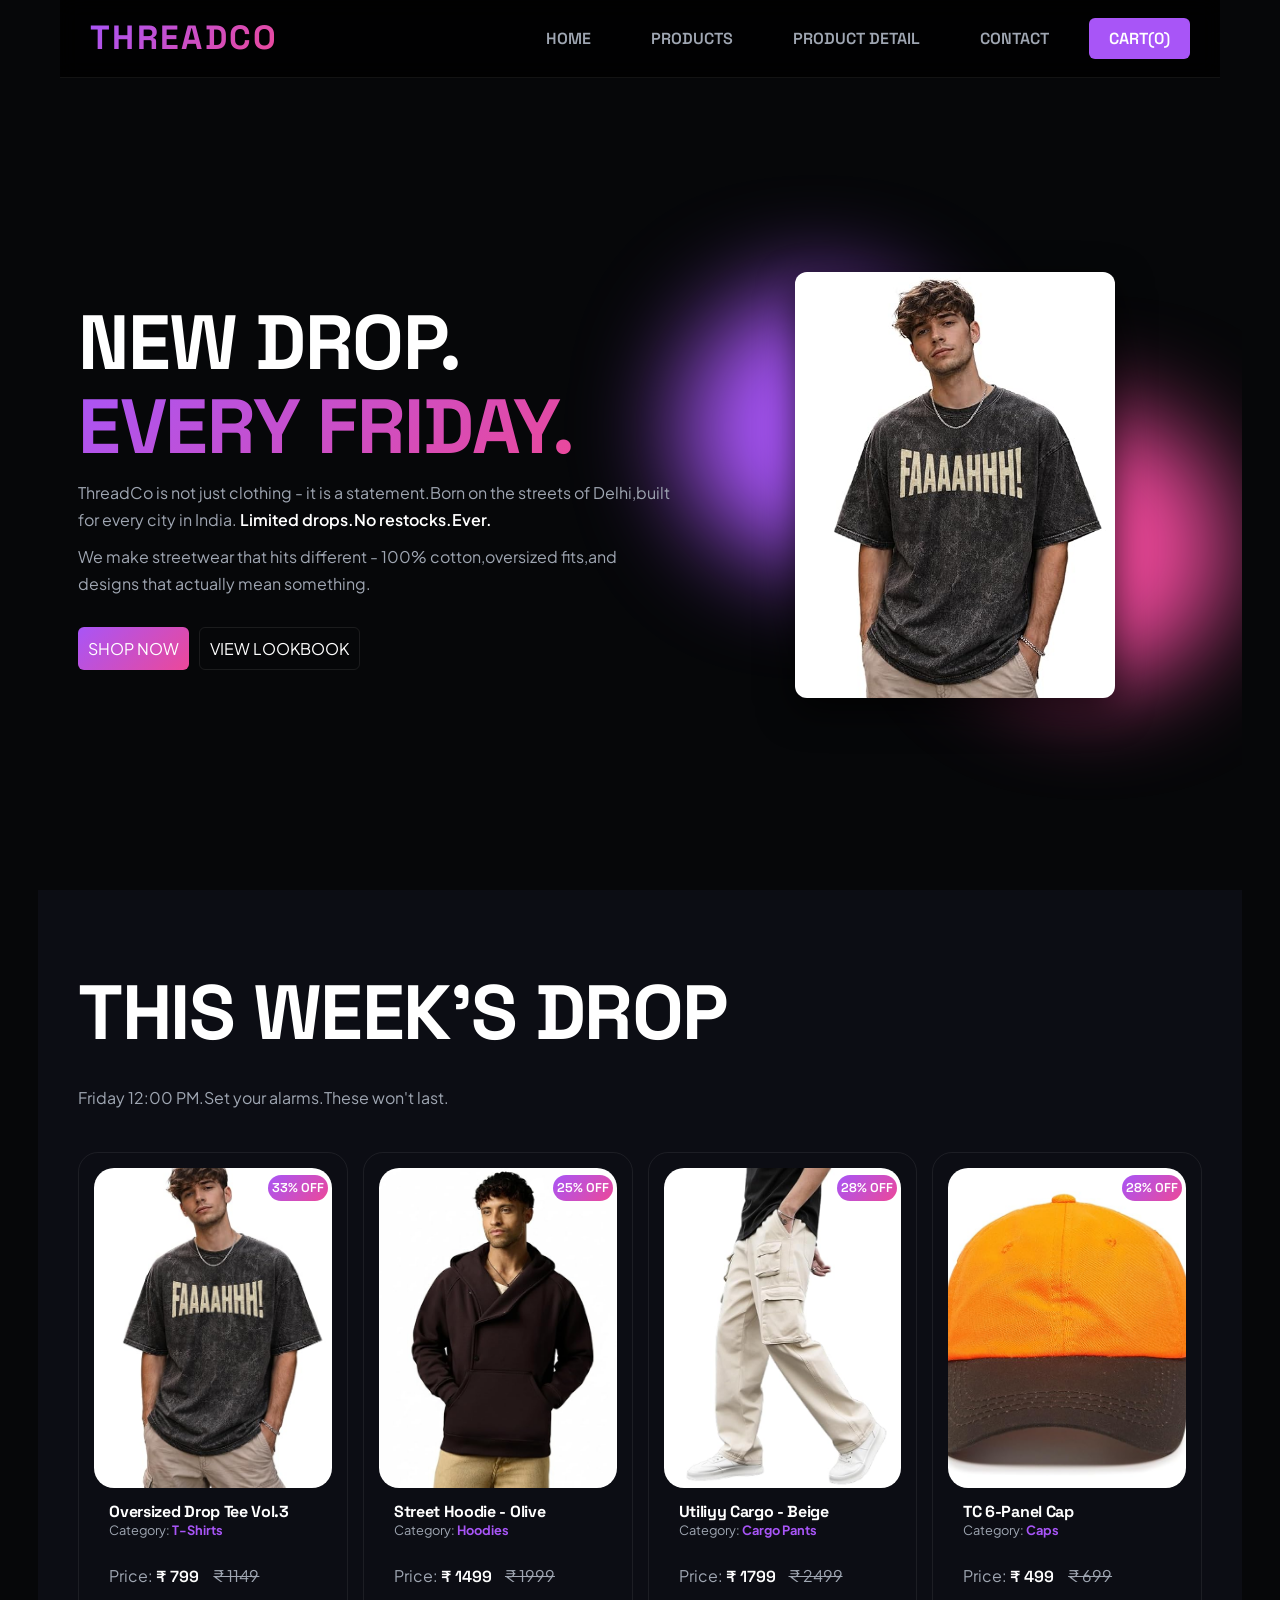
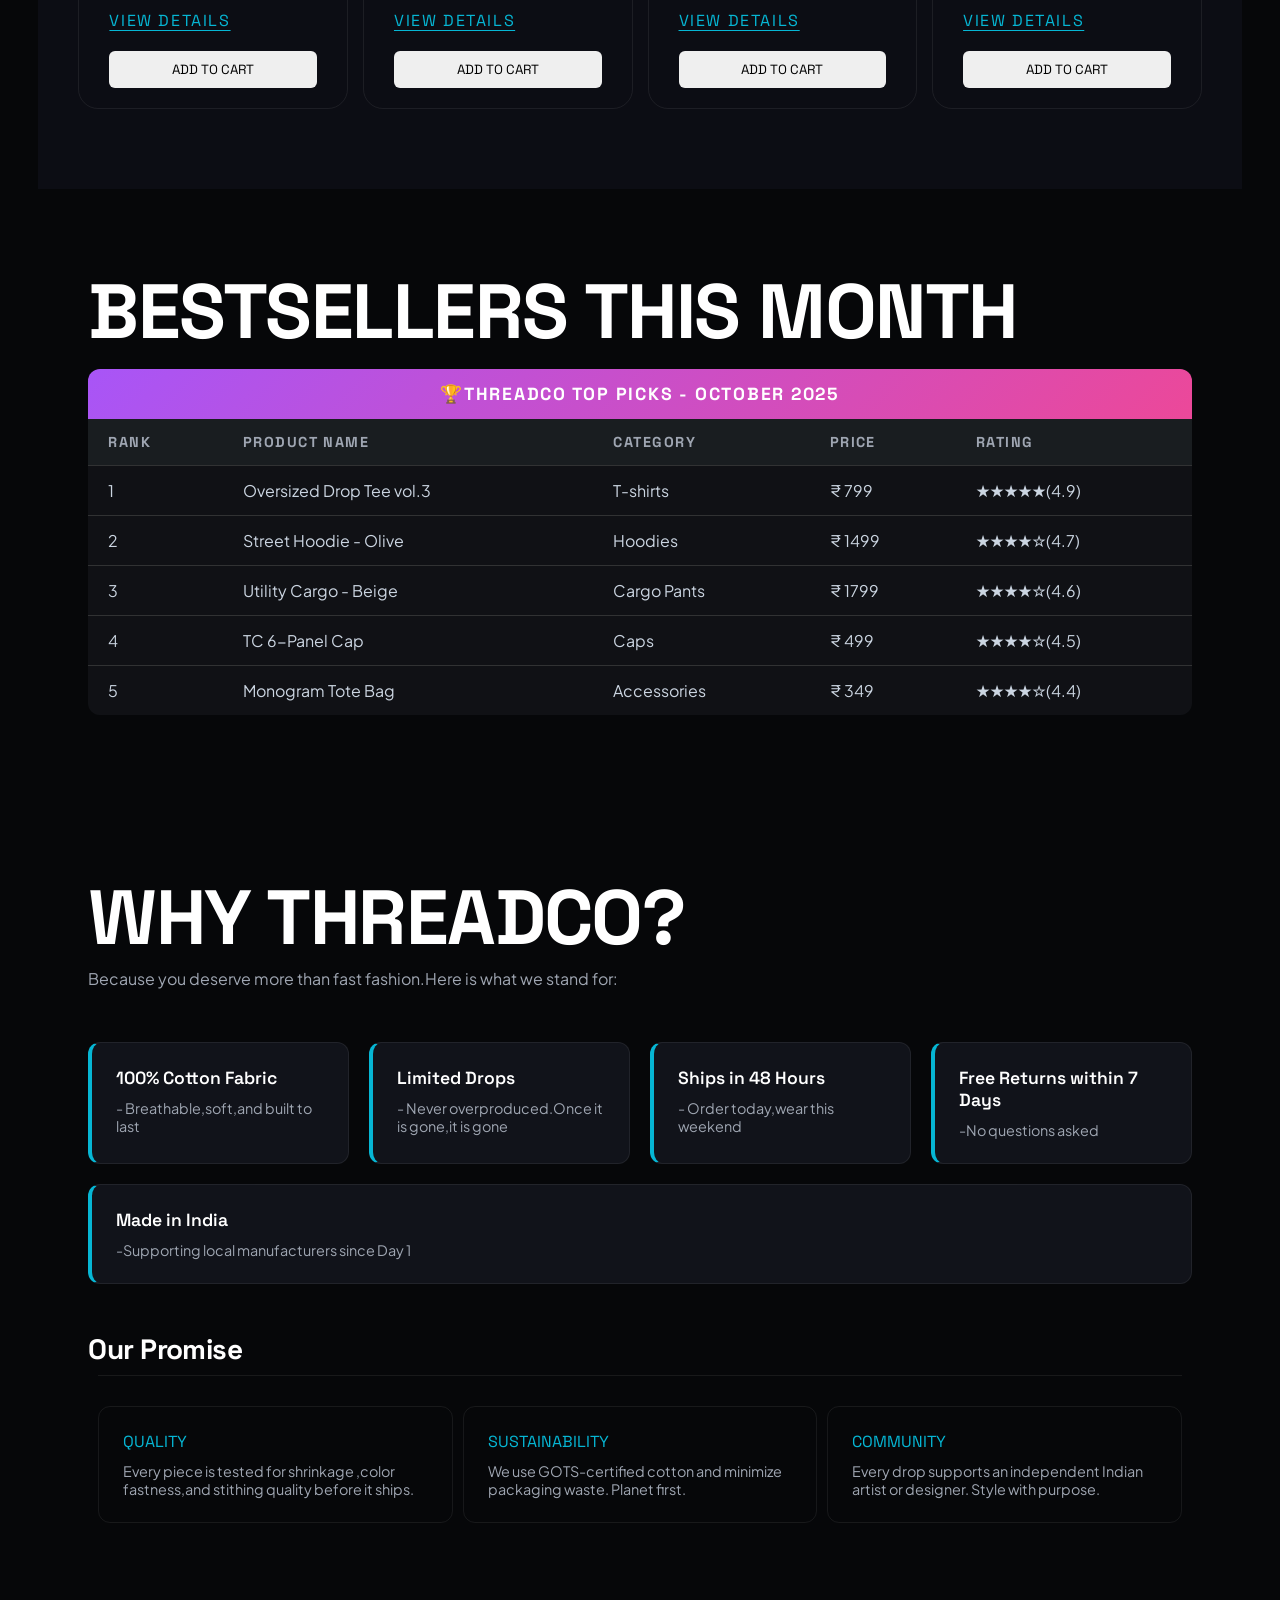
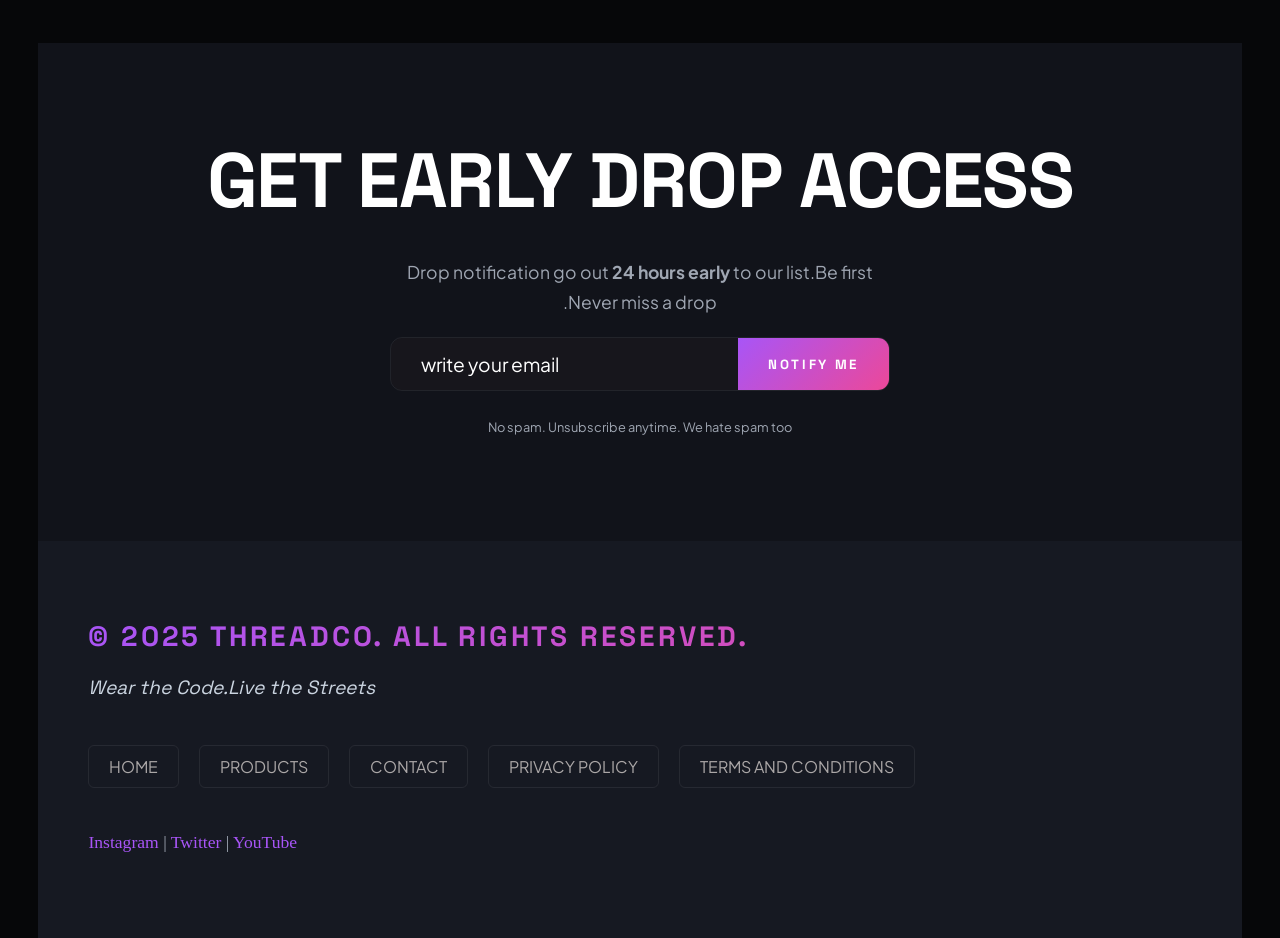
<file: index.html>
<!DOCTYPE html>
<html lang="en">

<head>
    <meta charset="UTF-8">
    <meta name="viewport" content="width=device-width, initial-scale=1.0">
    <title>ThreadCo - Wear the Code. Live the street.</title>



    <link rel="stylesheet" href="style.css">
</head>

<body>
    <header>
        <h1>ThreadCo</h1>

        <!-- <em>Wear the Code.Live the Street</em> -->

        <nav>
            <ul>
                <li><a href="index.html">Home</a></li>
                <li><a href="products.html">Products</a></li>
                <li><a href="productdetail.html">Product Detail</a></li>
                <li><a href="contact.html">Contact</a></li>
                <li><a href="#">Cart(0)</a></li>
            </ul>
        </nav>

    </header>

    <main>
        <section id="hero">
            <div class="left-hero">

                <h2>New Drop. <br> <span id="gradient-text"> Every Friday.</span> </h2>

                <p>ThreadCo is not just clothing - it is a statement.Born on the streets of Delhi,built for every city
                    in
                    India. <strong>Limited drops.No restocks.Ever.</strong>
                </p>
                <p>We make streetwear that hits different - 100%
                    cotton,oversized fits,and designs that actually mean something.
                </p>

                <div id="cta">
                    <a href="" class="btn1">Shop Now</a>
                    <!-- &nbsp;&nbsp;&nbsp;&nbsp; -->
                    <a href="" class="btn2">View Lookbook</a>
                </div>

            </div>
            <div class="right-hero">

                <!-- for colorful circle around the image  -->
                <div class="glow orb1"></div>
                <div class="glow orb2"></div>

                <div class="right-hero-image">
                    <img src="images/product 1.jpg" alt="">
                </div>
            </div>
        </section>

        <section id="week-drop">
            <h2>This Week's Drop</h2>

            <p>Friday 12:00 PM.Set your alarms.These won't last.</p>


            <div class="cards">

                <article>
                    <figure>
                        <img src="images/product 1.jpg" alt="">
                        <figcaption>Oversized Drop Tee Vol.3</figcaption>
                    </figure>

                    <h3>Oversized Drop Tee Vol.3</h3>

                    <p>Category: <span> T-Shirts </span></p>
                    <p>Price: <strong> &#8377; 799 </strong> <s>&#8377; 1149</s></p>
                    <p><mark>33% OFF</mark></p>


                    <a href="">View Details</a>
                    <button>Add to cart</button>
                </article>

                <article>
                    <figure>
                        <img src="images/product 2.jpg" alt="">
                        <figcaption>Street Hoodie - Olive</figcaption>
                    </figure>

                    <h3>Street Hoodie - Olive</h3>

                    <p>Category: <span> Hoodies </span></p>
                    <p>Price: <strong> &#8377; 1499</strong> <s>&#8377; 1999</s></p>
                    <p><mark>25% OFF</mark></p>


                    <a href="">View Details</a>
                    <button>Add to cart</button>

                </article>

                <article>
                    <figure>
                        <img src="images/product 3.jpg" alt="">
                        <figcaption>Utiliyy Cargo - Beige</figcaption>
                    </figure>

                    <h3>Utiliyy Cargo - Beige</h3>

                    <p>Category: <span> Cargo Pants</span></p>
                    <p>Price: <strong> &#8377; 1799</strong> <s>&#8377; 2499</s></p>
                    <p><mark>28% OFF</mark></p>


                    <a href="">View Details</a>
                    <button>Add to cart</button>

                </article>


                <article>
                    <figure>
                        <img src="images/product 4.jpg" alt="">
                        <figcaption>TC 6-Panel Cap</figcaption>
                    </figure>

                    <h3>TC 6-Panel Cap</h3>
                    <p>Category: <span>Caps</span></p>
                    <p>Price: <strong> &#8377; 499 </strong> <s> &#8377; 699</s></p>
                    <p><mark>28% OFF</mark></p>


                    <a href="">View Details</a>
                    <button>Add to cart</button>

                </article>

            </div>




        </section>


        <section class="best-seller" id="best-seller-month">
            <h2>Bestsellers This Month</h2>

            <div class="table-scroll">
                <table>
                    <tr>
                        <th colspan="5">&#127942;ThreadCo Top Picks - October 2025</th>

                    </tr>
                    <tr>
                        <th>Rank</th>
                        <th>Product Name</th>
                        <th>Category</th>
                        <th>Price</th>
                        <th>Rating</th>
                    </tr>
                    <tr>
                        <td>1</td>
                        <td>Oversized Drop Tee vol.3</td>
                        <td>T-shirts</td>
                        <td>&#8377; 799</td>
                        <td>&#9733;&#9733;&#9733;&#9733;&#9733;(4.9)</td>
                    </tr>
                    <tr>
                        <td>2</td>
                        <td>Street Hoodie - Olive</td>
                        <td>Hoodies</td>
                        <td>&#8377; 1499</td>
                        <td>&#9733;&#9733;&#9733;&#9733;&#9734;(4.7)</td>
                    </tr>
                    <tr>
                        <td>3</td>
                        <td>Utility Cargo - Beige</td>
                        <td>Cargo Pants</td>
                        <td>&#8377; 1799</td>
                        <td>&#9733;&#9733;&#9733;&#9733;&#9734;(4.6)</td>
                    </tr>
                    <tr>
                        <td>4</td>
                        <td>TC 6-Panel Cap</td>
                        <td>Caps</td>
                        <td>&#8377; 499</td>
                        <td>&#9733;&#9733;&#9733;&#9733;&#9734;(4.5)</td>
                    </tr>
                    <tr>
                        <td>5</td>
                        <td>Monogram Tote Bag</td>
                        <td>Accessories</td>
                        <td>&#8377; 349</td>
                        <td>&#9733;&#9733;&#9733;&#9733;&#9734;(4.4)</td>
                    </tr>
                </table>
            </div>


        </section>

        <section id="why-threadco">
            <h2>Why ThreadCo?</h2>
            <p>Because you deserve more than fast fashion.Here is what we stand for:</p>
            <ul>
                <li><strong>100% Cotton Fabric</strong>- Breathable,soft,and built to last</li>
                <li><strong>Limited Drops</strong>- Never overproduced.Once it is gone,it is gone</li>
                <li><strong>Ships in 48 Hours</strong>- Order today,wear this weekend</li>
                <li><strong>Free Returns within 7 Days</strong> -No questions asked</li>
                <li><strong>Made in India </strong> -Supporting local manufacturers since Day 1</li>
            </ul>

            <h3>Our Promise</h3>
            <dl>

                <section>
                    <dt>Quality</dt>
                    <dd>Every piece is tested for shrinkage ,color fastness,and stithing quality before it ships.</dd>
                </section>

                <section>
                    <dt>Sustainability</dt>
                    <dd>We use GOTS-certified cotton and minimize packaging waste. Planet first.
                    </dd>
                </section>

                <section>
                    <dt>Community</dt>
                    <dd>Every drop supports an independent Indian artist or designer. Style with purpose.</dd>
                </section>
            </dl>




        </section>

        <section id="get-early">
            <h2>Get Early Drop Access</h2>

            <p>Drop notification go out <b>24 hours early</b> to our list.Be first .Never miss a drop</p>
            <form action="">
                <!-- <label for="email">Your Email: </label> -->
                <input type="email" id="email" placeholder="write your email">

                <button>Notify Me</button>
            </form>

            <p><small>No spam. Unsubscribe anytime. We hate spam too</small></p>

        </section>


    </main>


    <footer id="footer">

        <h3>&copy; 2025 ThreadCo. All rights reserved.</h3>
        <p><em>Wear the Code.Live the Streets</em></p>


        <nav>
            <ul>
                <li><a href="index.html">Home</a></li>
                <li><a href="products.html">Products</a></li>
                <li><a href="contact.html">Contact</a></li>
                <li><a href="">Privacy Policy</a></li>
                <li><a href="">Terms and conditions</a></li>
            </ul>
        </nav>



        <p>
            <a href="https://twitter.com" target="_blank">Instagram</a> |
            <a href="https://twitter.com" target="_blank">Twitter</a> |
            <a href="https://youtube.com" target="_blank">YouTube</a>
        </p>

    </footer>

</body>

</html>
</file>
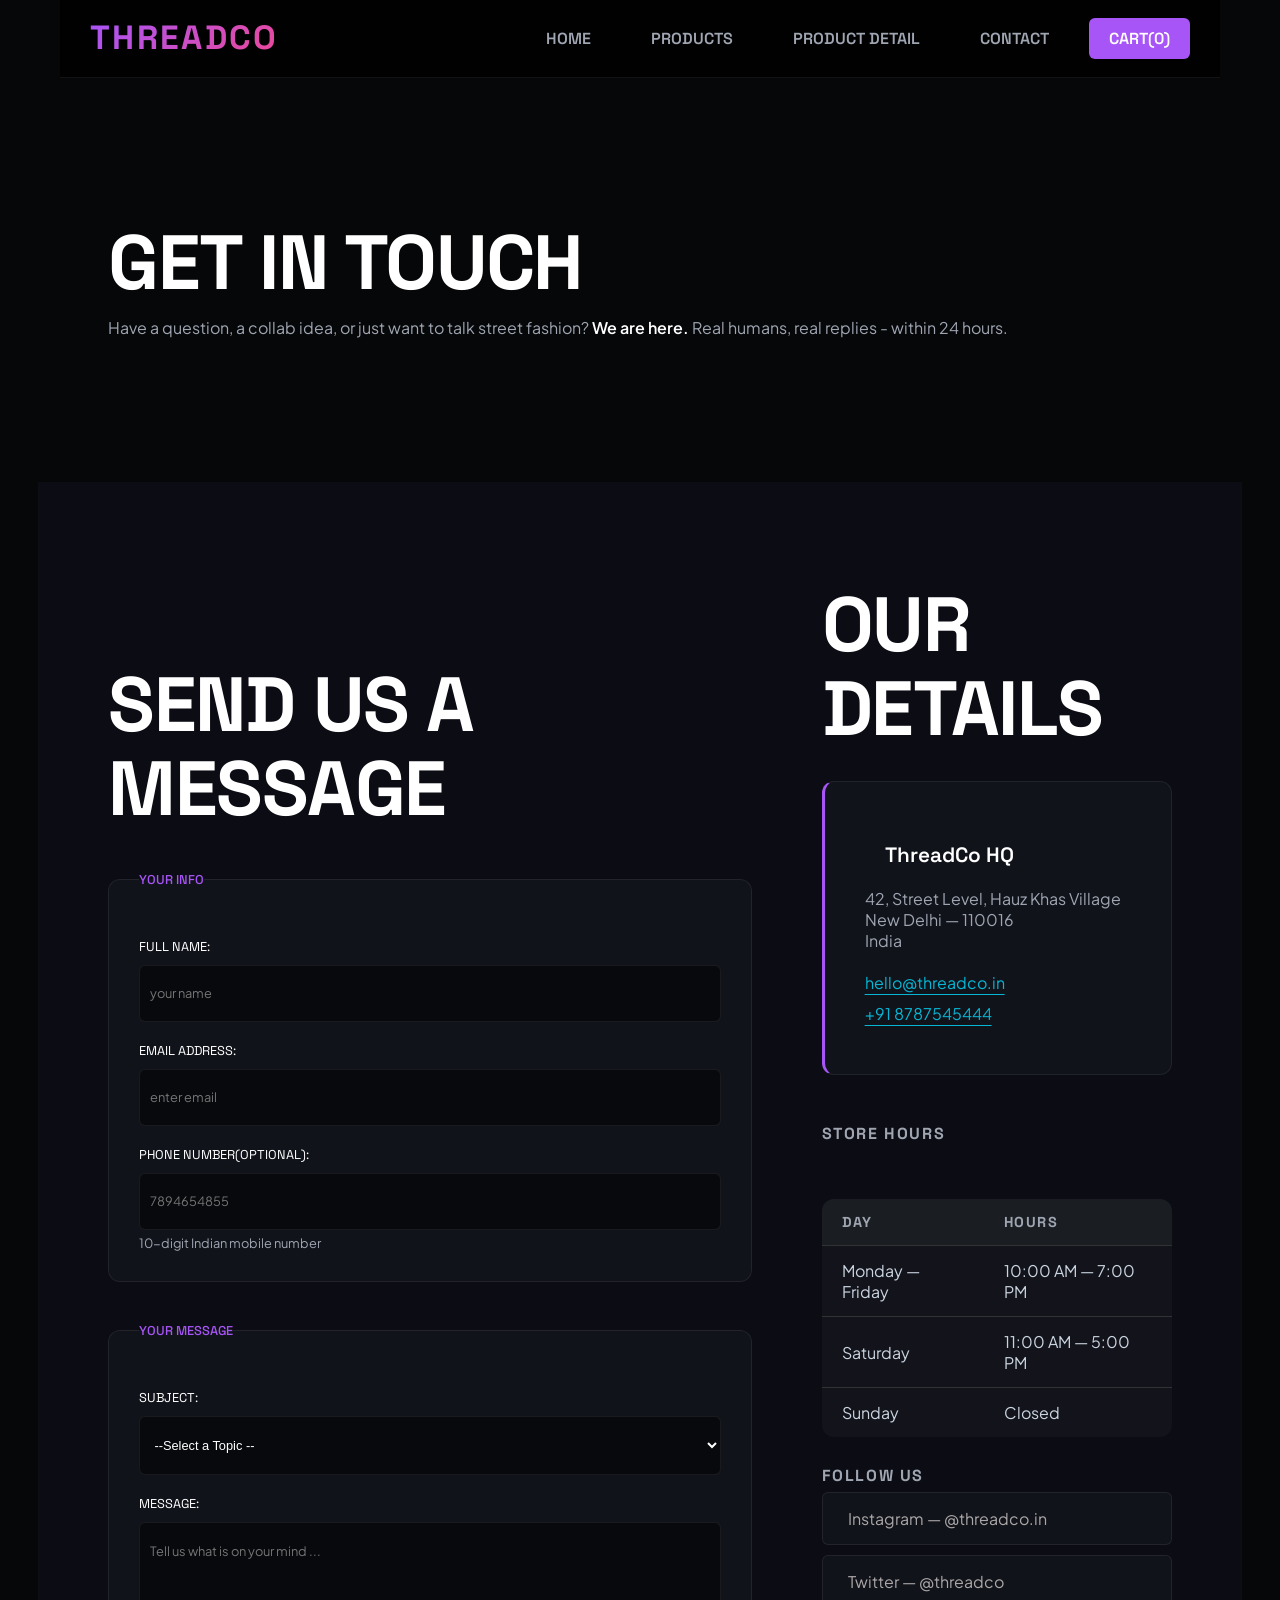
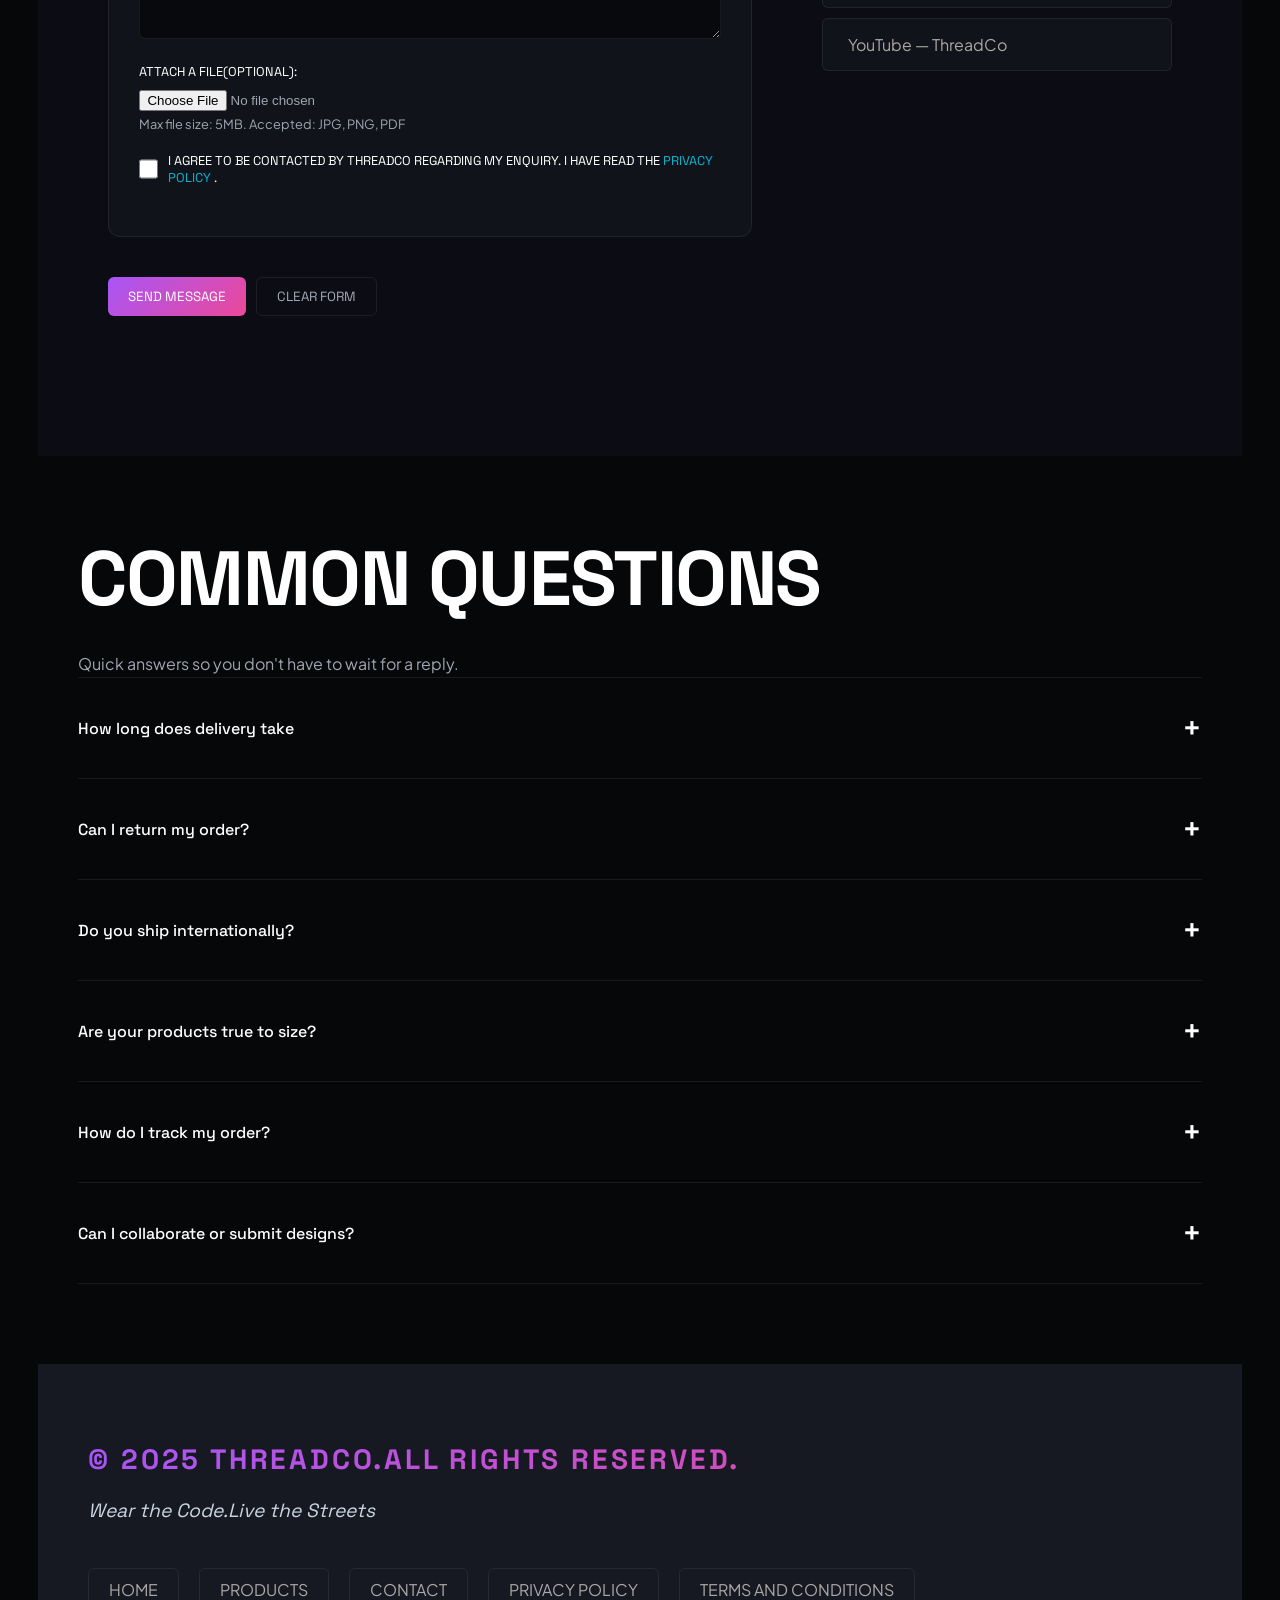
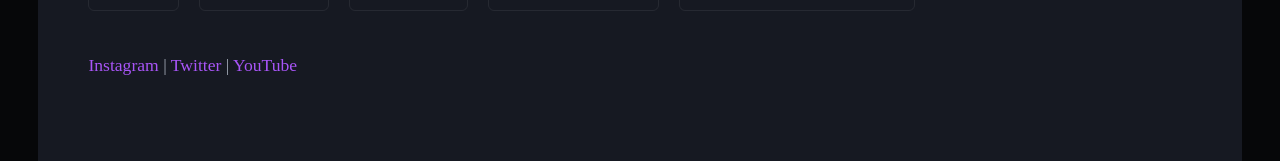
<file: contact.html>
<!DOCTYPE html>
<html lang="en">

<head>
    <meta charset="UTF-8">
    <meta name="viewport" content="width=device-width, initial-scale=1.0">
    <title>Contact - ThreadCo</title>

    <link rel="stylesheet" href="style.css">


</head>

<body>
    <header>
        <h1>ThreadCo</h1>

        <!-- <em>Wear the Code.Live the Street</em> -->

        <nav>
            <ul>
                <li><a href="index.html">Home</a></li>
                <li><a href="products.html">Products</a></li>
                <li><a href="productdetail.html">Product Detail</a></li>
                <li><a href="contact.html">Contact</a></li>
                <li><a href="">Cart(0)</a></li>
            </ul>
        </nav>

    </header>



    <main>

        <section class="get-in-touch">
            <h2>Get In Touch</h2>

            <p>Have a question, a collab idea, or just want to talk street fashion? <strong>We are here.</strong> Real
                humans, real replies - within 24 hours.
            </p>

        </section>

        <div class="details">
            <section class="send-us-message">
                <h2>Send Us a Message</h2>

                <form action="">
                    <fieldset>

                        <legend>Your Info</legend>


                        <label for="name">Full Name: </label>
                        <input type="text" id="name" placeholder="your name">


                        <label for="mail">Email Address: </label>
                        <input type="email" id="mail" placeholder="enter email">


                        <label for="num">Phone Number(optional): </label>
                        <input type="text" min="100" id="num" placeholder="7894654855">
                        <small>10-digit Indian mobile number</small>
                    </fieldset>
                </form>


                <form action="">

                    <fieldset>
                        <legend>Your Message</legend>

                        <label for="sub">Subject:</label>
                        <select name="subject" id="sub">
                            <option value="">--Select a Topic -- </option>
                            <option value="">Order Issue</option>
                            <option value="">Return/Refund</option>
                            <option value="">Collaboration/Partnership</option>
                            <option value="">General Quiry</option>
                            <option value="">Wholesale Enquiry</option>
                        </select>


                        <label for="mes">Message: </label>

                        <textarea name="message" id="mes" placeholder="Tell us what is on your mind ..." rows="5"
                            cols="55"></textarea>


                        <label for="file">Attach a File(optional): </label>
                        <input type="file" id="file" name="file">

                        <small>Max file size: 5MB. Accepted: JPG, PNG, PDF</small>

                        <div class="consent">
                            <input type="checkbox" id="policy">
                            <label for="policy"> I agree to be contacted by ThreadCo regarding my enquiry. I have read
                                the
                                <a href="">Privacy Policy </a>.
                            </label>
                        </div>

                    </fieldset>


                    <div class="contact-btns">
                        <button>Send Message</button>
                        <button type="reset">Clear Form</button>
                    </div>
                </form>

            </section>

            <section class="our-details">
                <h2>Our Details</h2>
                <address><strong>ThreadCo HQ</strong> <br>
                    42, Street Level, Hauz Khas Village <br>
                    New Delhi — 110016 <br>
                    India

                    <br><br>
                    <a href="mailto:hello@threadco.in">hello@threadco.in</a>
                    <br>
                    <a href="tel:+91 8787545444">+91 8787545444 </a>
                </address>

                <div>
                    <h3>Store Hours</h3>
                    <div class="table-scroll">
                        <table>
                        <tr>
                            <th>Day</th>
                            <th>Hours</th>
                        </tr>
                        <tr>
                            <td>Monday — Friday</td>
                            <td>10:00 AM — 7:00 PM</td>
                        </tr>
                        <tr>
                            <td>Saturday</td>
                            <td>11:00 AM — 5:00 PM</td>
                        </tr>
                        <tr>
                            <td>Sunday</td>
                            <td>Closed</td>
                        </tr>
                    </table>
                    </div>
                </div>

                <div>
                    <h3>Follow Us</h3>

                    <ul>
                        <li><a href="https://instagram.com" target="_blank"">Instagram — @threadco.in</a></li>
                        <li><a href=" https://youtube.com" target="_blank"">Twitter — @threadco</a></li>
                        <li><a href=" https://twitter.com">YouTube — ThreadCo</a></li>
                    </ul>
                </div>

            </section>
        </div>


        <section class="common-question">

            <h2>Common Questions</h2>

            <p>Quick answers so you don't have to wait for a reply.</p>

            <details>
                <summary>How long does delivery take</summary>
                <p>We ship within <strong>48 hours</strong> of order confirmation. Standard delivery takes <strong>3—5
                        business days </strong>across
                    India. Express delivery (1—2 days) is available at checkout for select pin codes.</p>

            </details>

            <details>
                <summary>Can I return my order?</summary>
                <p>Yes! We offer <strong>free returns within 7 days </strong>of delivery. The item must be unworn,
                    unwashed, and in its original packaging with all tags attached. Initiate your return from the Orders
                    section of your account</p>
            </details>

            <details>
                <summary>Do you ship internationally?</summary>
                <p>Not yet — but we’re working on it. International shipping is planned for early 2026. Sign up for our
                    newsletter to get notified first</p>
            </details>

            <details>
                <summary>Are your products true to size?</summary>
                <p>ThreadCo tees and hoodies are <strong> oversized by design</strong>. If you prefer a more fitted
                    look, we recommend sizing down. Check the <a href="productdetail.html#size">Size Guide</a> on any
                    product page for
                    exact measurements.</p>
            </details>

            <details>
                <summary>How do I track my order?</summary>
                <p>Once your order ships, you will receive a tracking link via SMS and email. You can also track your
                    order by entering your order ID on our <a href="">Order Tracking page</a>.</p>
            </details>

            <details>
                <summary>Can I collaborate or submit designs?</summary>
                <p>Absolutely. ThreadCo works with independent Indian artists on every drop. If you have a design
                    concept or want to collab, reach out via the form above and select <strong>“Collaboration /
                        Partnership” </strong> as the subject. We read every single message.

                </p>
            </details>

        </section>


    </main>


    <footer id="footer">

        <h3>&copy; 2025 ThreadCo.All rights reserved.</h3>
        <p><em>Wear the Code.Live the Streets</em></p>


        <nav>
            <ul>
                <li><a href="index.html">Home</a></li>
                <li><a href="products.html">Products</a></li>
                <li><a href="contact.html">Contact</a></li>
                <li><a href="">Privacy Policy</a></li>
                <li><a href="">Terms and conditions</a></li>
            </ul>
        </nav>


        <p>
            <a href="https://instagram.com">Instagram</a> |
            <a href="https://twitter.com">Twitter</a> |
            <a href="https://youtube.com">YouTube</a>
        </p>


    </footer>


</body>

</html>
</file>
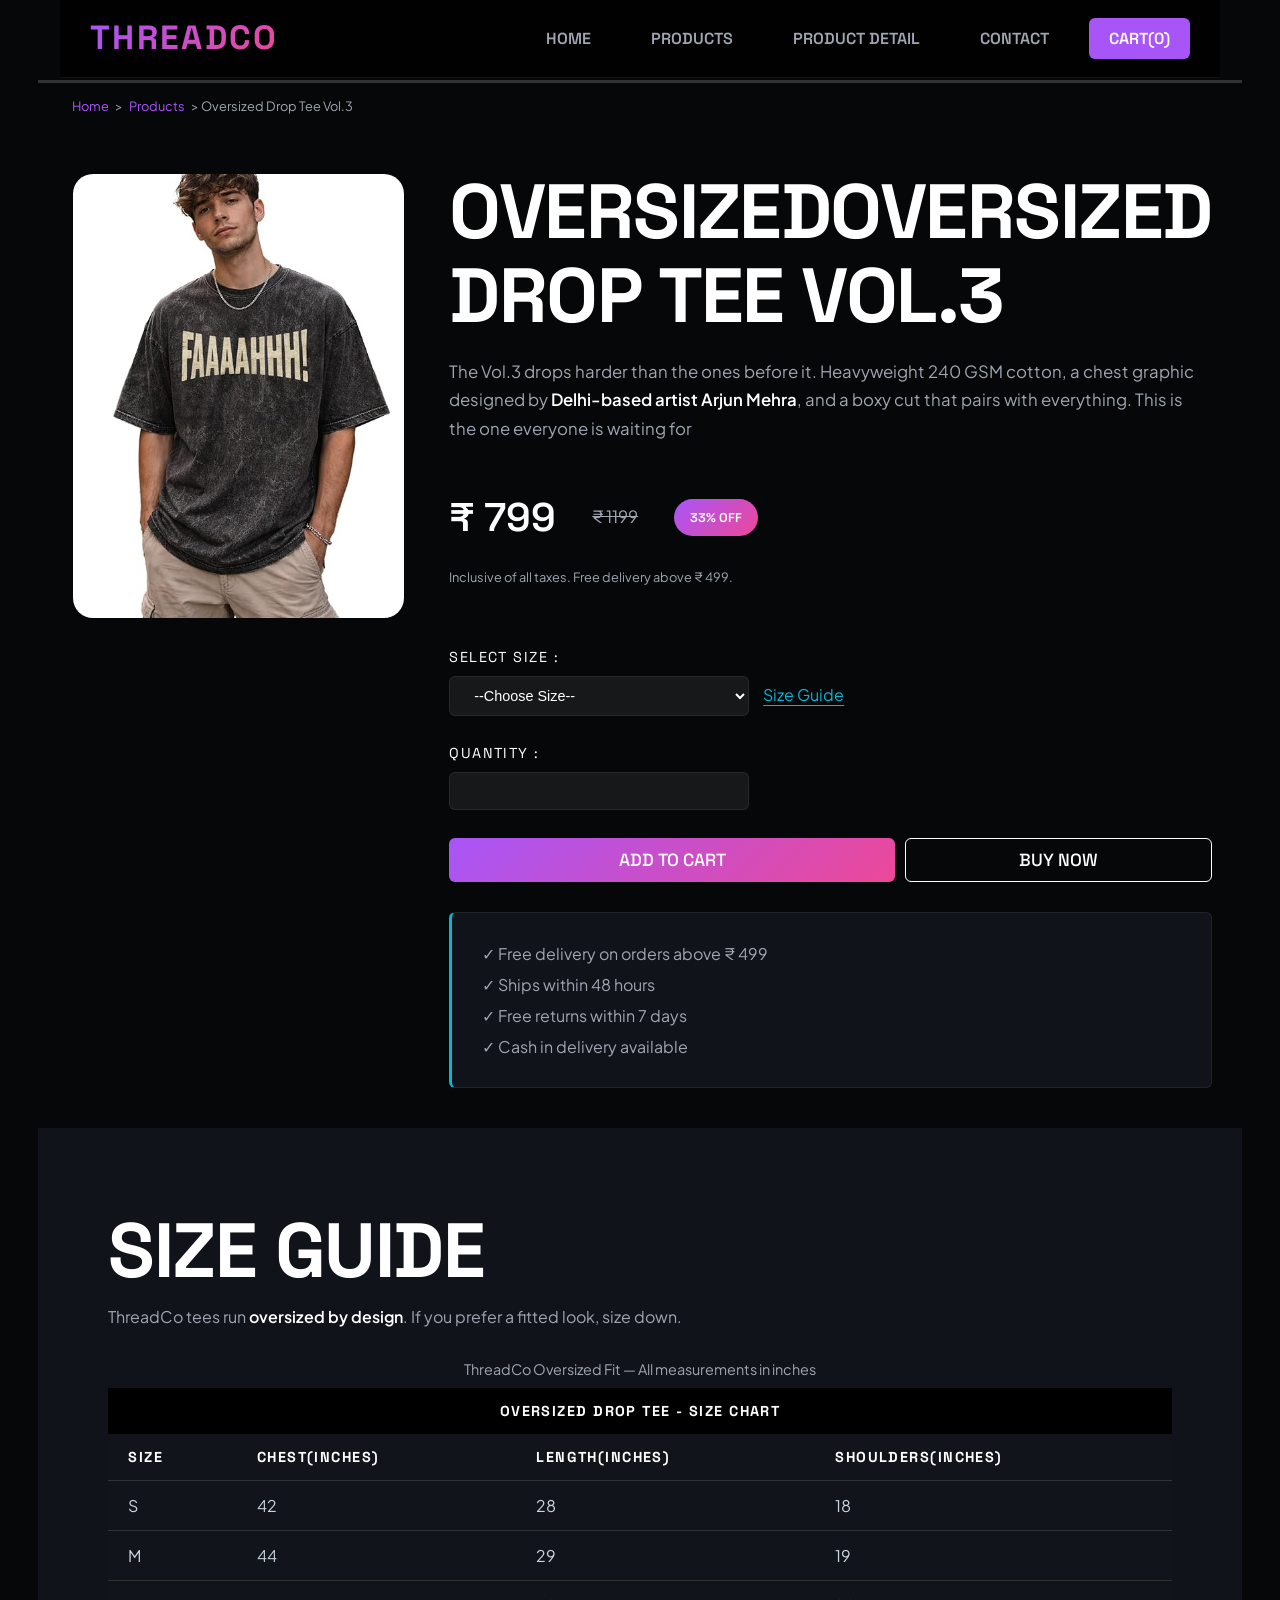
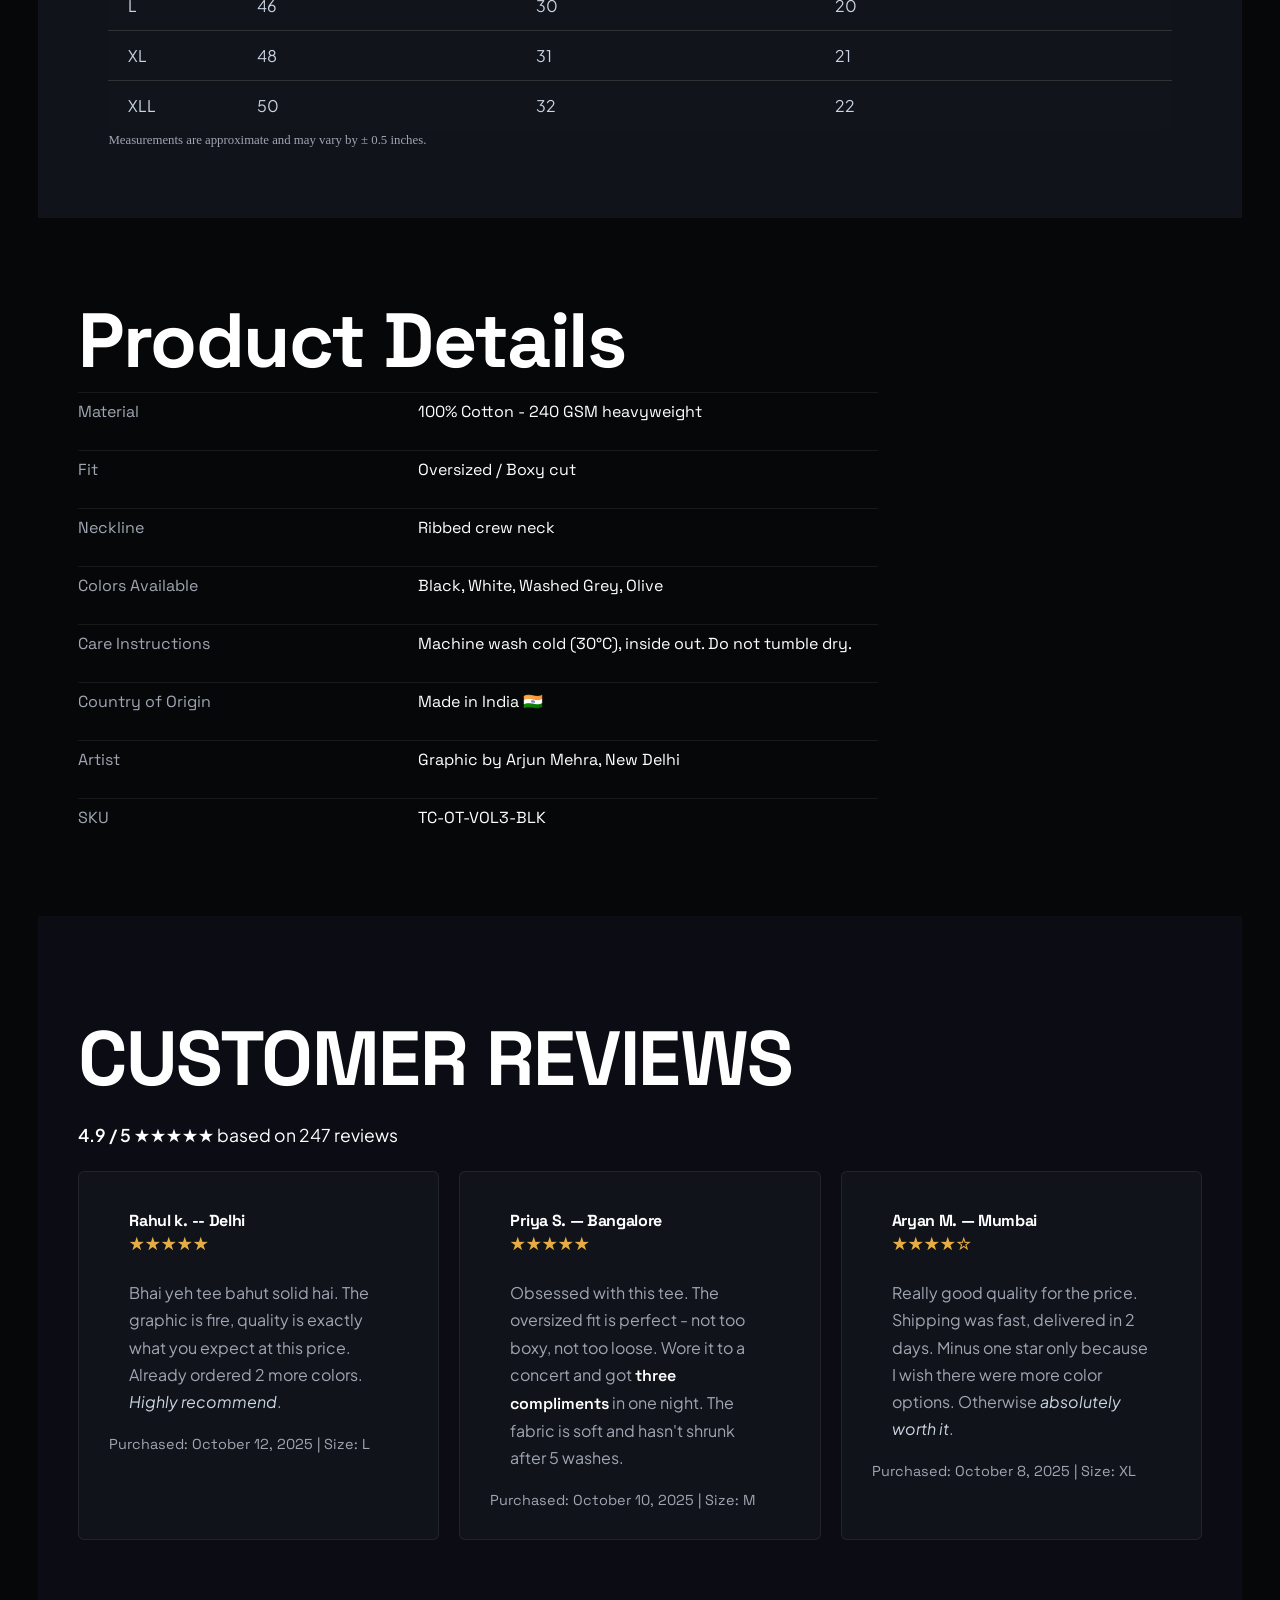
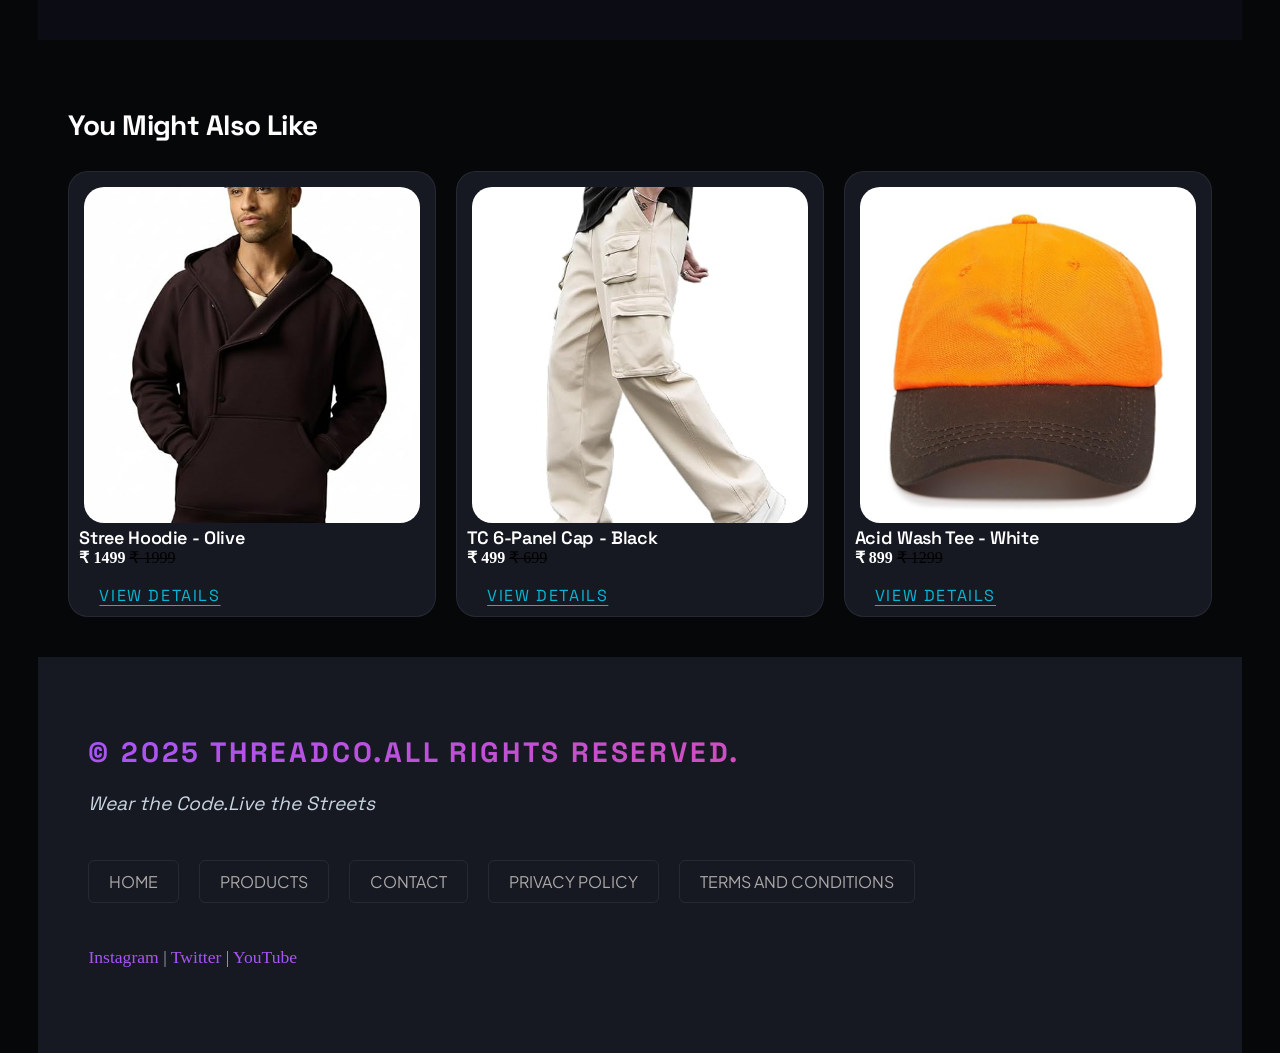
<file: productdetail.html>
<!DOCTYPE html>
<html lang="en">

<head>
    <meta charset="UTF-8">
    <meta name="viewport" content="width=device-width, initial-scale=1.0">
    <title>Oversized Drop Tee Vol.3 - ThreadCo</title>

    <link rel="stylesheet" href="style.css">
</head>

<body>

    <header>
        <h1>ThreadCo</h1>

        <!-- <em>Wear the Code.Live the Street</em> -->

        <nav>
            <ul>
                <li><a href="index.html">Home</a></li>
                <li><a href="products.html">Products</a></li>
                <li><a href="productdetail.html">Product Detail</a></li>
                <li><a href="contact.html">Contact</a></li>
                <li><a href="">Cart(0)</a></li>
            </ul>
        </nav>

    </header>



    <main>

        <nav aria-label="breadcrumb">
            <a href="index.html">Home</a> &gt;
            <a href="products.html">Products</a>
            &gt;
            Oversized Drop Tee Vol.3
        </nav>

        <section id="product-detail">

            <div>
                <figure>
                    <img src="images/product 1.jpg" alt="">
                    <figcaption>Oversized Drop Tee Vol.3 - Black Colorway</figcaption>


                </figure>
            </div>

            <div class="left">
                <h2>OversizedOversized Drop Tee Vol.3</h2>
                <p>The Vol.3 drops harder than the ones before it. Heavyweight 240 GSM cotton, a chest graphic designed
                    by <strong>Delhi-based artist Arjun Mehra</strong>, and a boxy cut that pairs with everything. This
                    is the one everyone is waiting for
                </p>
                <p>
                    <strong>&#8377; 799 </strong>
                    &nbsp;&nbsp;
                    <s> &#8377; 1199 </s>
                    &nbsp;&nbsp;
                    <mark>33% OFF</mark>
                </p>

                <p><small>Inclusive of all taxes. Free delivery above ₹ 499.</small></p>

                <br>
                <label for="seize">Select Size : </label>

                <select name="ze" id="seize">
                    <option value="">--Choose Size-- </option>
                    <option value="S">S </option>
                    <option value="M">M </option>
                    <option value="L">L </option>
                    <option value="XL">XL </option>
                    <option value="XLL">XLL </option>
                </select>
                <a href="#size">Size Guide</a>
                <br><br>

                <label for="qua">Quantity : </label>

                <input type="number" name="qua" id="qua" min="1" max="5">
                <br><br>

                <div class="btns">
                    <button>Add to Cart</button>
                    <button>Buy Now</button>
                </div>

                <ul>
                    <li>&#10003 Free delivery on orders above &#8377 499</li>
                    <li>&#10003 Ships within 48 hours</li>
                    <li>&#10003 Free returns within 7 days</li>
                    <li>&#10003 Cash in delivery available</li>
                </ul>
            </div>
        </section>


        <section id="size-chart" class="best-seller">
            <h2 id="size">Size Guide</h2>

            <p>ThreadCo tees run <strong>oversized by design</strong>. If you prefer a fitted look, size down.</p>

            <div class="table-scroll">
                <table>
                    <caption> ThreadCo Oversized Fit — All measurements in inches </caption>
                    <tr>
                        <th colspan="4">Oversized Drop Tee - Size Chart</th>

                    </tr>
                    <tr>
                        <th>Size</th>
                        <th>Chest(inches)</th>
                        <th>Length(inches)</th>
                        <th>Shoulders(inches)</th>
                    </tr>
                    <tr>
                        <td>S</td>
                        <td>42</td>
                        <td>28</td>
                        <td>18</td>
                    </tr>
                    <tr>
                        <td>M</td>
                        <td>44</td>
                        <td>29</td>
                        <td>19</td>
                    </tr>
                    <tr>
                        <td>L</td>
                        <td>46</td>
                        <td>30</td>
                        <td>20</td>
                    </tr>
                    <tr>
                        <td>XL</td>
                        <td>48</td>
                        <td>31</td>
                        <td>21</td>
                    </tr>
                    <tr>
                        <td>XLL</td>
                        <td>50</td>
                        <td>32</td>
                        <td>22</td>
                    </tr>
                </table>
            </div>

            <small>Measurements are approximate and may vary by ± 0.5 inches.</small>
        </section>

        <section id="product-details">
            <h2>Product Details</h2>

            <dl>
                <div>
                    <dt>Material</dt>
                    <dd>100% Cotton - 240 GSM heavyweight</dd>
                </div>


                <div>
                    <dt>Fit</dt>
                    <dd>Oversized / Boxy cut</dd>
                </div>

                <div>
                    <dt>Neckline</dt>
                    <dd>Ribbed crew neck</dd>
                </div>

                <div>
                    <dt>Colors Available</dt>
                    <dd>Black, White, Washed Grey, Olive</dd>
                </div>

                <div>
                    <dt>Care Instructions</dt>
                    <dd>Machine wash cold (30°C), inside out. Do not tumble dry.</dd>
                </div>

                <div>
                    <dt>Country of Origin</dt>
                    <dd>Made in India &#x1F1EE;&#x1F1F3; </dd>
                </div>

                <div>
                    <dt>Artist</dt>
                    <dd>Graphic by Arjun Mehra, New Delhi</dd>
                </div>

                <div>
                    <dt>SKU</dt>
                    <dd>TC-OT-VOL3-BLK</dd>
                </div>

            </dl>
        </section>

        <section class="customer-reviews">
            <h2>Customer Reviews</h2>
            <p><strong>4.9 / 5 &#9733;&#9733;&#9733;&#9733;&#9733; </strong> based on 247 reviews</p>

            <div>
                <article>
                    <h3>Rahul k. -- Delhi</h3>
                    <p>&#9733;&#9733;&#9733;&#9733;&#9733;</p>
                    <p>Bhai yeh tee bahut solid hai. The graphic is fire, quality is exactly what you expect at this
                        price.
                        Already ordered 2 more colors. <em>Highly recommend</em>.</p>

                    <small>Purchased: October 12, 2025 | Size: L</small>
                </article>

                <article>
                    <h3>Priya S. — Bangalore</h3>
                    <p>&#9733;&#9733;&#9733;&#9733;&#9733;</p>
                    <p>Obsessed with this tee. The oversized fit is perfect - not too boxy, not too loose. Wore it to a
                        concert
                        and got <strong>three compliments</strong> in one night. The fabric is soft and hasn't shrunk
                        after
                        5
                        washes.</p>

                    <small>Purchased: October 10, 2025 | Size: M</small>
                </article>

                <article>
                    <h3>Aryan M. — Mumbai</h3>
                    <p>&#9733;&#9733;&#9733;&#9733;&#9734;</p>
                    <p>Really good quality for the price. Shipping was fast, delivered in 2 days. Minus one star only
                        because I
                        wish there were more color options. Otherwise <em>absolutely worth it</em>.</p>

                    <small>Purchased: October 8, 2025 | Size: XL</small>
                </article>
            </div>


        </section>

        <section class="might-like">
            <h3>You Might Also Like</h3>

            <div class="like-items">
                <article>
                    <figure>
                        <img src="images/product 2.jpg" alt="">
                        <figcaption>Street Hoodie - Olive</figcaption>
                    </figure>
                    <h4>Stree Hoodie - Olive</h4>
                    <strong>&#8377; 1499 </strong> <s>&#8377; 1999</s>
                    <br><br>
                    <a href="">View Details</a>
                </article>

                <article>
                    <figure>
                        <img src="images/product 3.jpg" alt="">
                        <figcaption>TC 6-Panel Cap - Black</figcaption>
                    </figure>
                    <h4>TC 6-Panel Cap - Black</h4>
                    <strong>&#8377; 499 </strong> <s>&#8377; 699</s>
                    <br><br>
                    <a href="">View Details</a>
                </article>

                <article>
                    <figure>
                        <img src="images/product 4.jpg" alt="">
                        <figcaption>Acid Wash Tee - White</figcaption>
                    </figure>
                    <h4>Acid Wash Tee - White</h4>
                    <strong>&#8377; 899 </strong> <s>&#8377; 1299</s>
                    <br><br>
                    <a href="">View Details</a>
                </article>
            </div>
        </section>
    </main>




    <footer id="footer">

        <h3>&copy; 2025 ThreadCo.All rights reserved.</h3>
        <p><em>Wear the Code.Live the Streets</em></p>


        <nav>
            <ul>
                <li><a href="index.html">Home</a></li>
                <li><a href="products.html">Products</a></li>
                <li><a href="contact.html">Contact</a></li>
                <li><a href="">Privacy Policy</a></li>
                <li><a href="">Terms and conditions</a></li>
            </ul>
        </nav>

        <p>
            <a href="https://twitter.com" target="_blank">Instagram</a> |
            <a href="https://twitter.com" target="_blank">Twitter</a> |
            <a href="https://youtube.com" target="_blank">YouTube</a>

        </p>
    </footer>



</body>

</html>
</file>
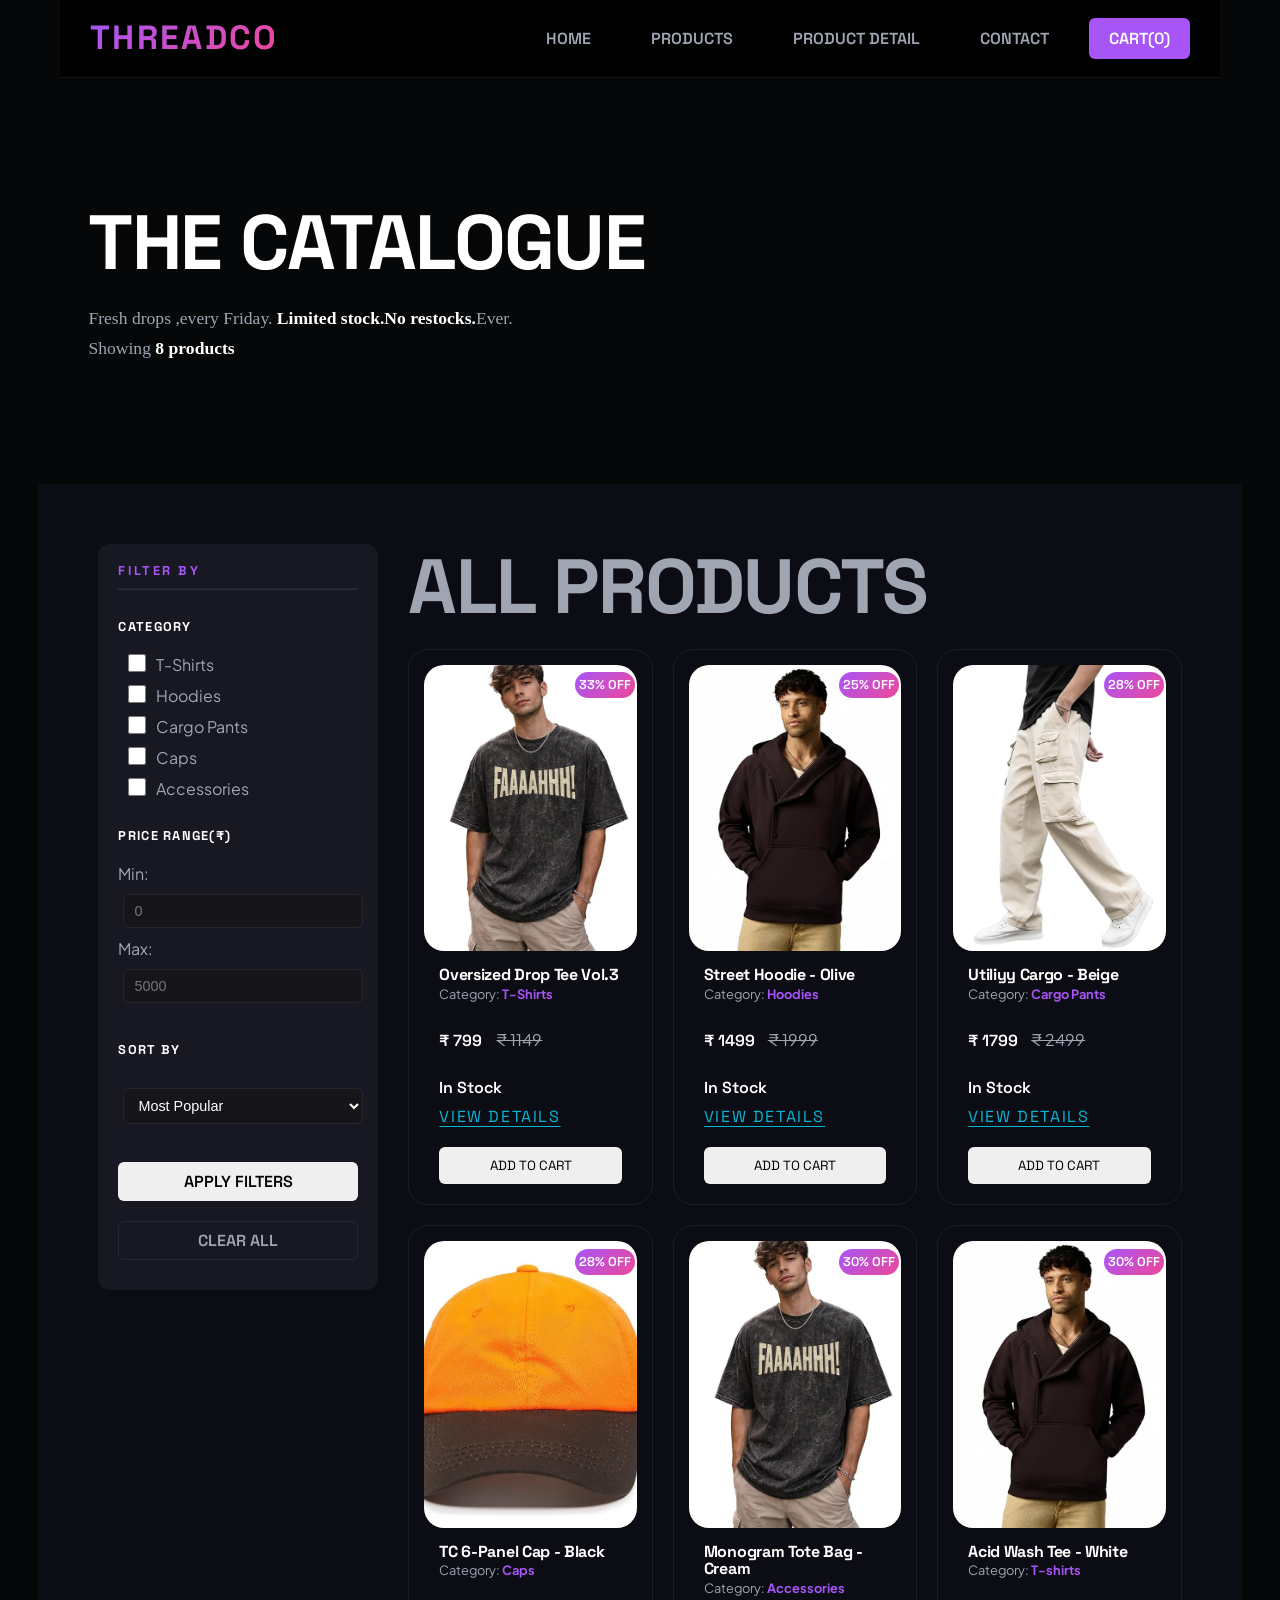
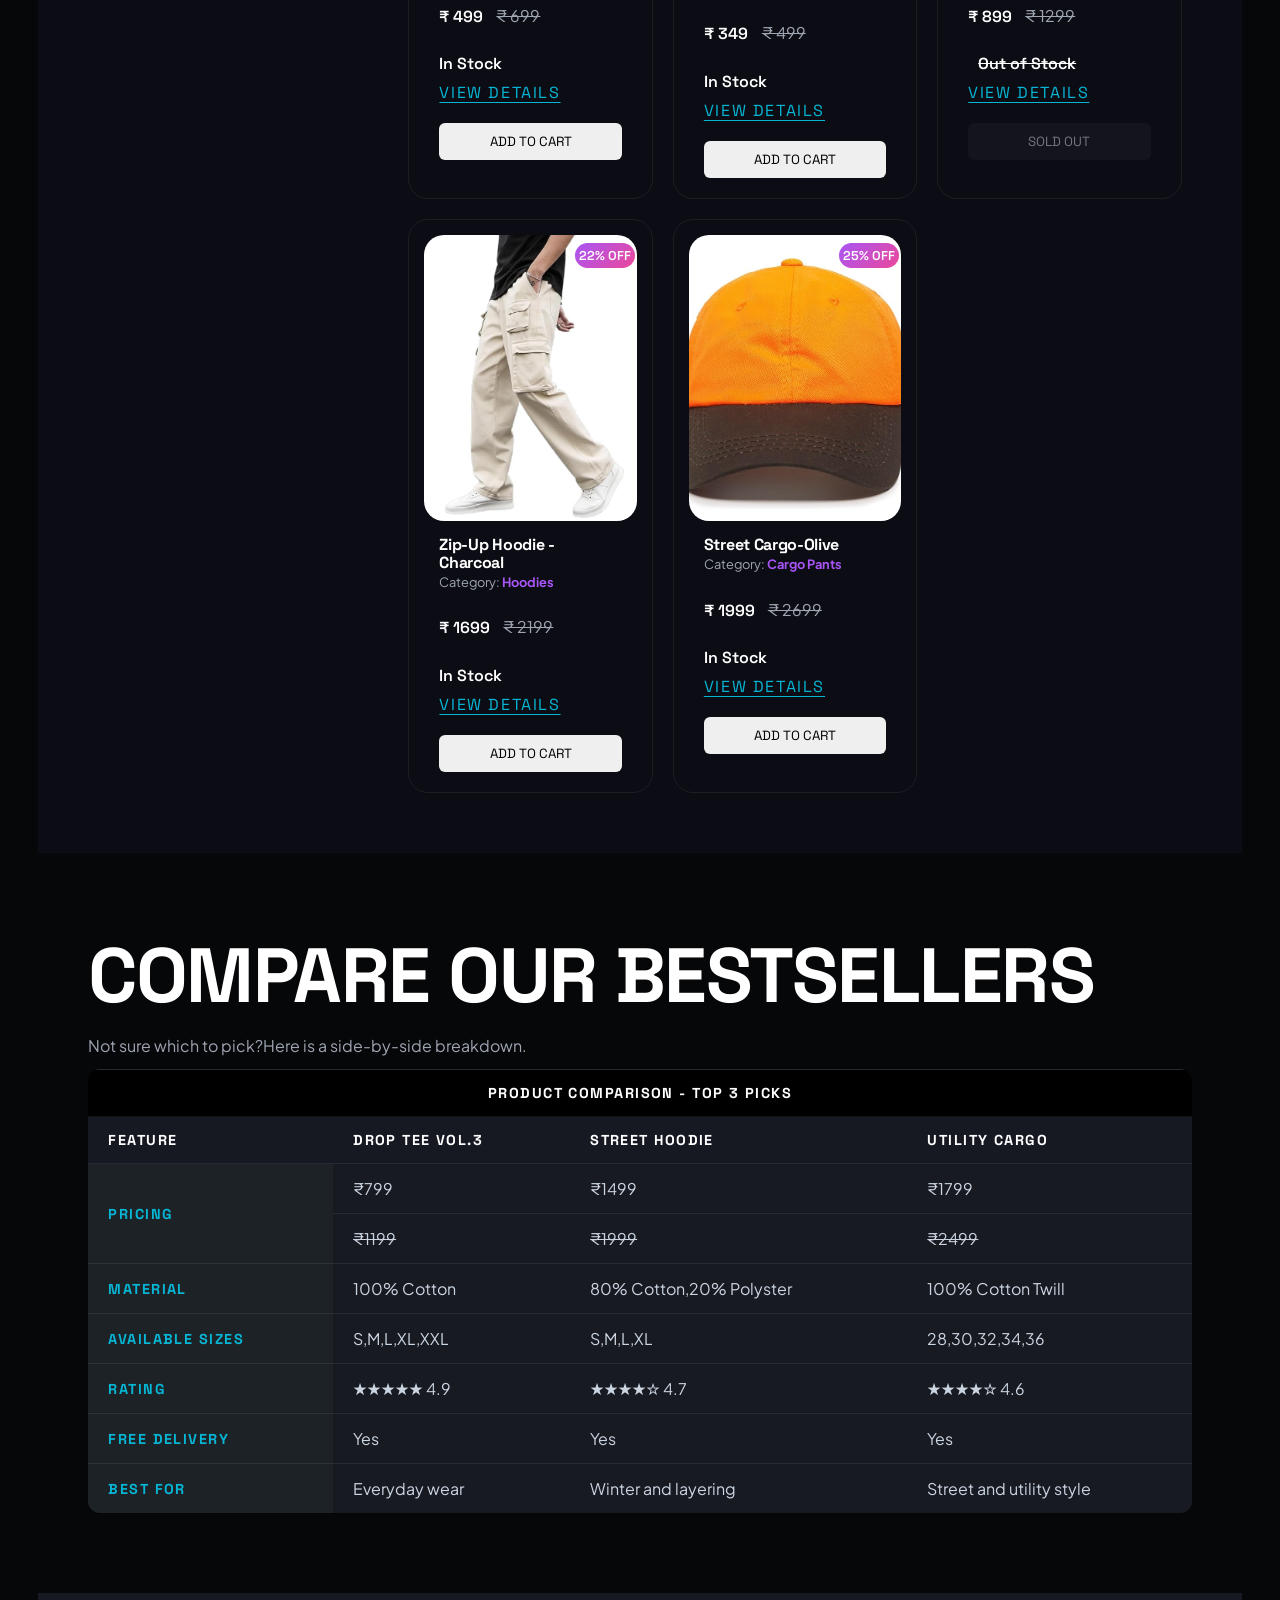
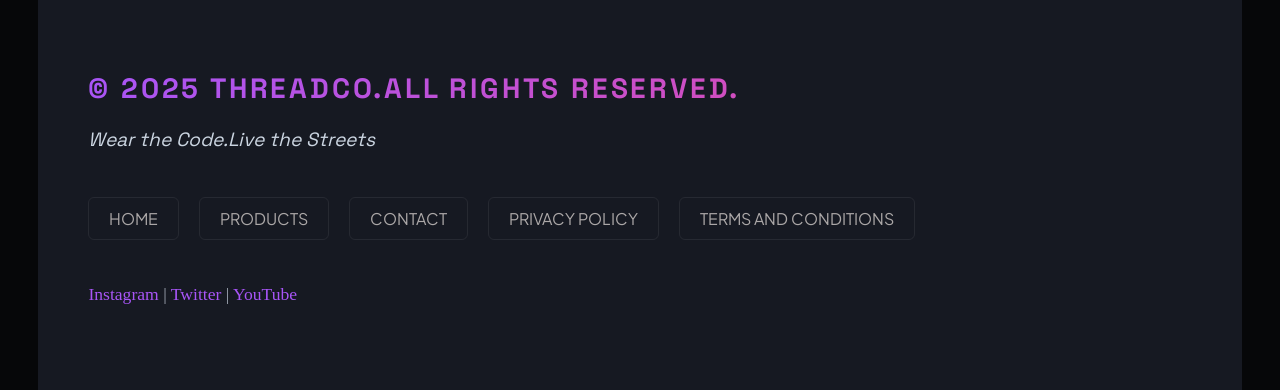
<file: products.html>
<!DOCTYPE html>
<html lang="en">

<head>
    <meta charset="UTF-8">
    <meta name="viewport" content="width=device-width, initial-scale=1.0">
    <title>ThreadCo - The Catalogue</title>


    </style>

    <link rel="stylesheet" href="style.css">
</head>

<body>
    <header>
        <h1>ThreadCo</h1>

        <!-- <em>Wear the Code.Live the Street</em> -->

        <nav>
            <ul>
                <li><a href="index.html">Home</a></li>
                <li><a href="products.html">Products</a></li>
                <li><a href="productdetail.html">Product Detail</a></li>
                <li><a href="contact.html">Contact</a></li>
                <li><a href="">Cart(0)</a></li>
            </ul>
        </nav>

    </header>

    <main>
        <section id="catalogue">
            <h2>The Catalogue</h2>
            <p>Fresh drops ,every Friday. <strong>Limited stock.No restocks.</strong>Ever.</p>

            <p>Showing <strong>8 products</strong></p>
        </section>

        <div id="product-layout">
            <section id="sidebar">
                <h2>Filter By</h2>
                <hr>

                <h3>Category</h3>


                <ul>
                    <li>
                        <input type="checkbox" id="ca">
                        <label for="ca">T-Shirts</label>
                    </li>
                    <li>
                        <input type="checkbox" id="t3">
                        <label for="t3">Hoodies</label>

                    </li>
                    <li>
                        <input type="checkbox" id="ss">
                        <label for="ss">Cargo Pants</label>

                    </li>
                    <li>
                        <input type="checkbox" id="es">
                        <label for="es">Caps</label>

                    </li>
                    <li>
                        <input type="checkbox" id="ad">
                        <label for="ad">Accessories</label>

                    </li>
                </ul>

                <h3 style="color:white">Price Range(&#8377;)</h3>

                <label for="range"> Min:</label>
                <input type="number" id="range" name="Min" min="0" placeholder="0">

                <br>
                <label for="ange"> Max:</label>
                <input type="number" id="ange" name="Max" min="0" placeholder="5000">


                <h3>Sort By</h3>
                <select name="sort by" id="sort by">
                    <option value="">Most Popular</option>
                    <option value="">Price:Low to High</option>
                    <option value="">Price:High to low</option>
                    <option value="">Newest First</option>
                </select>
                <br><br>
                <button>Apply Filters</button>
                <button>Clear All</button>

            </section>

            <section id="products">
                <h2>All Products</h2>

                <div class="grid">
                    <article>
                        <figure>
                            <img src="images/product 1.jpg" alt="">
                            <figcaption>Oversized Drop Tee Vol.3</figcaption>
                        </figure>

                        <h3>Oversized Drop Tee Vol.3</h3>

                        <p>Category: <span>T-Shirts</span></p>
                        <p><strong>&#8377; 799 </strong> <s>&#8377; 1149</s></p>
                        <p><mark>33% OFF</mark></p>
                        <p><strong>In Stock</strong></p>
                        <a href="">View Details</a>
                        <button type="button">Add to cart</button>
                    </article>

                    <article>
                        <figure>
                            <img src="images/product 2.jpg" alt="">
                            <figcaption>Street Hoodie - Olive</figcaption>
                        </figure>

                        <h3>Street Hoodie - Olive</h3>

                        <p>Category: <span>Hoodies</span></p>
                        <p><strong> &#8377; 1499</strong> <s>&#8377; 1999</s></p>
                        <p> <mark>25% OFF</mark></p>
                        <p><strong>In Stock</strong></p>

                        <a href="">View Details</a>
                        <button>Add to cart</button>

                    </article>

                    <article>
                        <figure>
                            <img src="images/product 3.jpg" alt="">
                            <figcaption>Utiliyy Cargo - Beige</figcaption>
                        </figure>

                        <h3>Utiliyy Cargo - Beige</h3>

                        <p>Category: <span>Cargo Pants</span></p>
                        <p><strong>&#8377; 1799</strong> <s>&#8377; 2499</s></p>
                        <p><mark>28% OFF</mark></p>
                        <p><strong>In Stock</strong></p>


                        <a href="">View Details</a>
                        <button>Add to cart</button>

                    </article>


                    <article>
                        <figure>
                            <img src="images/product 4.jpg" alt="">
                            <figcaption>TC 6-Panel Cap-Black</figcaption>
                        </figure>

                        <h3>TC 6-Panel Cap - Black</h3>
                        <p>Category: <span>Caps</span></p>
                        <p><strong>&#8377; 499</strong> <s>&#8377; 699</s></p>
                        <p><mark>28% OFF</mark></p>

                        <p><strong>In Stock</strong></p>
                        <a href="">View Details</a>
                        <button>Add to cart</button>

                    </article>


                    <article>
                        <figure>
                            <img src="images/product 1.jpg" alt="">
                            <figcaption>Monogram Tote Bag - Cream</figcaption>
                        </figure>

                        <h3>Monogram Tote Bag - Cream</h3>

                        <p>Category: <span>Accessories</span></p>
                        <p><strong>&#8377; 349 </strong> <s>&#8377; 499</s></p>
                        <p><mark>30% OFF</mark></p>
                        <p><strong>In Stock</strong></p>

                        <a href="">View Details</a>
                        <button>Add to cart</button>
                    </article>

                    <article>
                        <figure>
                            <img src="images/product 2.jpg" alt="">
                            <figcaption>Acid Wash Tee - White</figcaption>
                        </figure>

                        <h3>Acid Wash Tee - White</h3>

                        <p>Category: <span>T-shirts</span></p>
                        <p><strong>&#8377; 899</strong> <s>&#8377; 1299</s></p>
                        <p><mark>30% OFF</mark></p>

                        <p><strong><s>Out of Stock</s></strong></p>
                        <a href="">View Details</a>
                        <button>sold out</button>

                    </article>

                    <article>
                        <figure>
                            <img src="images/product 3.jpg" alt="">
                            <figcaption>Zip-Up Hoodie - Charcoal</figcaption>
                        </figure>

                        <h3>Zip-Up Hoodie - Charcoal</h3>

                        <p>Category: <span>Hoodies</span></p>
                        <p><strong>&#8377; 1699</strong> <s>&#8377; 2199</s></p>
                        <p><mark>22% OFF</mark></p>
                        <p><strong>In Stock</strong></p>

                        <a href="">View Details</a>
                        <button>Add to cart</button>

                    </article>


                    <article>
                        <figure>
                            <img src="images/product 4.jpg" alt="">
                            <figcaption>Street Cargo-Olive</figcaption>
                        </figure>

                        <h3>Street Cargo-Olive</h3>
                        <p>Category: <span>Cargo Pants</span></p>
                        <p><strong>&#8377; 1999</strong> <s>&#8377; 2699</s></p>
                        <p><mark>25% OFF</mark></p>
                        <p><strong>In Stock</strong></p>

                        <a href="">View Details</a>
                        <button>Add to cart</button>

                    </article>
                </div>


            </section>
        </div>



        <section class="best-seller compare-best-seller">

            <h2>Compare Our Bestsellers</h2>
            <p>Not sure which to pick?Here is a side-by-side breakdown.</p>

            <div class="table-scroll">
                <table>
                    <tr>
                        <th colspan="4">Product Comparison - Top 3 Picks</th>

                    </tr>
                    <tr>
                        <th>Feature</th>
                        <th>Drop Tee Vol.3</th>
                        <th>Street Hoodie</th>
                        <th>Utility Cargo</th>
                    </tr>
                    <tr>
                        <th rowspan="2">Pricing</th>
                        <td>&#8377;799</td>
                        <td>&#8377;1499</td>
                        <td>&#8377;1799</td>
                    </tr>
                    <tr>

                        <td><s>&#8377;1199</s></td>
                        <td><s>&#8377;1999</s></td>
                        <td><s>&#8377;2499</s></td>
                    </tr>
                    <tr>
                        <th>Material</th>
                        <td>100% Cotton</td>
                        <td>80% Cotton,20% Polyster</td>
                        <td>100% Cotton Twill</td>
                    </tr>
                    <tr>
                        <th>Available Sizes</th>
                        <td>S,M,L,XL,XXL</td>
                        <td>S,M,L,XL</td>
                        <td>28,30,32,34,36</td>
                    </tr>
                    <tr>
                        <th>Rating</th>
                        <td>&#9733;&#9733;&#9733;&#9733;&#9733; 4.9</td>
                        <td>&#9733;&#9733;&#9733;&#9733;&#9734; 4.7</td>
                        <td>&#9733;&#9733;&#9733;&#9733;&#9734; 4.6</td>
                    </tr>
                    <tr>
                        <th>Free Delivery</th>
                        <td>Yes</td>
                        <td>Yes</td>
                        <td>Yes</td>
                    </tr>

                    <tr>
                        <th>Best For</th>
                        <td>Everyday wear</td>
                        <td>Winter and layering</td>
                        <td>Street and utility style</td>
                    </tr>
                </table>
            </div>
        </section>


    </main>


    <footer id="footer">

        <h3>&copy; 2025 ThreadCo.All rights reserved.</h3>
        <p><em>Wear the Code.Live the Streets</em></p>


        <nav>
            <ul>
                <li><a href="index.html">Home</a></li>
                <li><a href="products.html">Products</a></li>
                <li><a href="contact.html">Contact</a></li>
                <li><a href="">Privacy Policy</a></li>
                <li><a href="">Terms and conditions</a></li>
            </ul>
        </nav>


        <p>
            <a href="https://instagram.com" target="_blank">Instagram</a> |
            <a href="https://twitter.com" target="_blank">Twitter</a> |
            <a href="https://youtube.com" target="_blank">YouTube</a>
        </p>


    </footer>

</body>

</html>
</file>
<file: style.css>
/* for the font  */

@import url('https://fonts.googleapis.com/css2?family=Plus+Jakarta+Sans:ital,wght@0,200..800;1,200..800&family=Space+Grotesk:wght@300..700&display=swap');



* {
    padding: 0;
    margin: 0;
    box-sizing: border-box;
}




:root {
    /* Brand Theme Colors */
    --color-primary: #a855f7;
    --color-primary-glow: rgba(168, 85, 247, 0.25);
    --color-secondary: #ec4899;
    --color-secondary-glow: rgba(236, 72, 153, 0.25);
    --color-accent: #06b6d4;


    /* Base & Layout Backgrounds */
    --color-bg-base: #060709;
    --color-bg-section: #0c0d14;
    --color-bg-footer: #161922;
    --color-surface: #11131a;
    --color-surface-muted: #1e212f;


    /* Borders */
    --color-border: rgba(255, 255, 255, 0.07);


    /* Typography Text Colors */
    --white: #ffffff;
    --color-text-body: #cbd5e1;
    --color-text-muted: #9fa6b2;
    --font-display: 'Space Grotesk', sans-serif;
    --font-body: 'Plus Jakarta Sans', sans-serif;
    --radius-sm: 6px;
    --radius-md: 12px;
    --radius-lg: 20px;
    --shadow-sm: 0 4px 12px rgba(0, 0, 0, 0.5);
    --shadow-md: 0 12px 36px rgba(0, 0, 0, 0.7);
    --shadow-lg: 0 24px 64px rgba(0, 0, 0, 0.9);
    --gradient-accent: linear-gradient(135deg, var(--color-primary) 0%, var(--color-secondary) 100%);
    --gradient-secondary: linear-gradient(135deg, var(--color-accent) 0%, #3b82f6 100%);
}

html {
    font-size: 16 px;
}

h1,
h2,
h3,
h4,
h5,
h6 {
    font-family: var(--font-display);
    font-weight: 700;
    line-height: 1.1;
    letter-spacing: -0.02em;
    color: var(--white);
}


h1 {
    font-size: clamp(2.4rem, 6vw, 5rem);
}

h2 {
    /* font-size: clamp(1.8rem, 4vw, 3rem); */
    font-size: clamp(2rem, 6vw, 5rem);
}

h3 {
    font-size: clamp(1.2rem, 2.5vw, 1.75rem);
}

h4 {
    font-size: 1.125rem;
    font-weight: 600;
}

p {
    font-size: 1rem;
    line-height: 1.7;
    color: var(--color-text-muted);
}


small {
    font-size: 0.8rem;
    color: var(--color-text-muted);
}

strong {
    color: var(--white);
    font-weight: 600;
}

em {
    color: var(--color-text-body);
}


ul {
    list-style: none;
}

a {
    text-decoration: none;
    /* color: inherit; */
    color: rgb(171, 167, 167);
}


body {
    background-color: var(--color-bg-base);
    /* padding: 0 40px; */
    padding-left: clamp(20px, 3vw, 40px);
    padding-right: clamp(20px, 3vw, 40px);
    opacity: 1;
    overflow-x: hidden;

}

header {
    position: fixed;
    display: flex;
    /* flex-direction: row; */

    background-color: rgba(0, 0, 0, 0.771);

    left: 60px;
    right: 60px;
    border-bottom: 1px solid var(--color-border);
    justify-content: space-between;
    align-items: center;
    padding: 20px 30px;
    text-transform: uppercase;

    /* for blur part  */
    backdrop-filter: blur(10px);

    z-index: 40;
    /* flex-wrap: wrap; */
}


header nav ul {
    display: flex;
    /* list-style: none ;  ye upar direct upar deti sabhi ul mai*/
    /* justify-content: space-around; */
    justify-content: center;
    gap: 20px;
    flex-wrap: wrap;

}

header h1 {
    font-size: 2.1rem;
    letter-spacing: 0.07em;

    /* threadco heading colorful banane ke liye  */
    background: var(--gradient-accent);
    background-clip: text;
    color: transparent;

    /* -webkit-text-fill-color: transparent; */
}


/* header nav ul li a  --> ye bhi sahi hai padho descendant */


header nav a {
    /* display: inline-block; */
    color: var(--color-text-muted);
    font-family: var(--font-display);
    padding: 10px 20px;
    border-radius: var(--radius-sm);
    font-weight: 600;
    text-wrap: nowrap;


}

/* hover wali property lagate hai header ke a tag par */
header nav a:hover {
    background-color: rgba(59, 56, 56, 0.792);
    color: var(--white);
}

/* #cart {
    background: var(--color-primary);

    
}  or we can use */

header nav li:last-child a {
    background-color: var(--color-primary);
    color: var(--white);
}

header nav li:last-child a:hover {
    background-color: var(--color-secondary);

}


main {
    padding-top: 80px;
}

#hero {
    min-height: 90vh;
    display: flex;
    justify-content: space-between;
    align-items: center;
    padding: 50px 40px;
    gap: 30px;
    overflow: hidden;

}

.left-hero {
    display: flex;
    flex-direction: column;
    gap: 10px;
    max-width: 600px;



}

.left-hero h2 {
    /* font-size: 4.5rem; */
    font-size: clamp (2rem, 6vw, 5rem);
    text-transform: uppercase;


}

#gradient-text {
    /* adhi  heading colorful banane ke liye  */
    background: var(--gradient-accent);
    background-clip: text;
    color: transparent;
}

#hero p {
    /* font-size:1.2rem; */
    font-size: clamp (1rem, 1vw, 1.8rem);
    font-family: var(--font-body);

}

#cta {
    display: flex;
    gap: 10px;
    margin-top: 20px;
}

#cta a {
    padding: 10px 10px;
    border-radius: var(--radius-sm);
    text-transform: uppercase;

    font-family: var(--font-body);
    font-weight: 0px;

    color: var(--white);


}

.btn1 {
    background: var(--gradient-accent);
    display: flex;
    justify-content: center;
    align-items: center;

}

/* glow ke liye */
.btn1:hover {
    background: rgba(232, 62, 221, 0.758);
    box-shadow: 0 8px 10px rgba(229, 75, 235, 0.805);
    transform: translate(0, -3px);

}

.btn2 {
    border: 1px solid rgba(74, 72, 72, 0.322);
}

.btn2:hover {
    border: 2px solid rgba(207, 199, 199, 0.818);
    background: rgba(83, 80, 80, 0.411);
    transform: translate(0, -3px);
}

.right-hero {
    flex: 1;
    display: flex;
    justify-content: center;
    align-items: center;
    height: 500px;
    /* margin-right: 170px; */

    min-width: 220px;
    position: relative;
    object-fit: cover;
    /* gap: 30px; */
}

.right-hero-image {
    max-width: 320px;
    height: auto;
    border-radius: var(--radius-lg);
    aspect-ratio: 3/4;
    z-index: 1;
    box-shadow: var(--shadow-md);
    animation: figureanimate 2s infinite alternate;
    border-radius: var(--radius-md);
    overflow: hidden;
}

.right-hero-image img {
    /* height: 370px;
    width: 270px; */
    max-width: 100%;
    height: auto;
    display: block;

}

@keyframes figureanimate {
    0% {
        transform: translateY(0);
    }

    100% {
        transform: translateY(-10px);
    }
}


.right-hero img:hover {
    border: 1px solid var(--color-primary);
    box-shadow: var(--shadow-lg);
}

/* to make circle around the picture that are both sides of picture  */

.glow {
    width: 275px;
    height: 275px;

    border-radius: 50%;
    position: absolute;
    z-index: -2;
    filter: blur(50px);
    /* opacity: 0.5; */
    animation: orb-animate 2s linear 1s infinite alternate;
}

@keyframes orb-animate {
    0% {
        opacity: 0.3;
    }

    100% {
        opacity: 0.8;
    }
}

.orb1 {
    top: 11%;
    right: 50%;
    background-color: var(--color-primary);

}

.orb2 {
    bottom: 10%;
    left: 50%;
    background-color: var(--color-secondary);
}

/* week drop start ho raha hai yaha se  */

#week-drop {
    background-color: #0c0d14;
    padding: 80px 40px;

}

#week-drop h2 {
    text-transform: uppercase;
}

#week-drop>p {
    margin: 30px 0;
    font-family: var(--font-body);
}

.cards {
    display: flex;
    flex-wrap: wrap;
    gap: 15px;
    margin-top: 40px;


}

.cards article,
.grid article {
    flex: 1 1 260px;
    display: flex;
    flex-direction: column;
    padding: 10px;
    border-radius: var(--radius-lg);
    overflow: hidden;
    border: 1px solid var(--color-border);
    position: relative;

    transition: all 1s linear 0s;

}

figcaption {
    display: none;
}

figure {
    overflow: hidden;
    /* position: relative; */
    aspect-ratio: 3/4;
    padding: 5px;
    border-radius: var(--radius-lg);
    overflow: hidden;

}

figure img {
    width: 100%;
    height: 100%;
    object-fit: cover;
    border-radius: var(--radius-lg);
    transition: all 1s linear 0s;
}


article h3 {
    padding: 10px 20px 0;
    font-size: 1rem;
}

/* bas jo pahla p vahi aaye baaki ke naa aaye  */
/* 
 there is differnce between :first-child and :first-of-type  like
 you Do not use :first-child if there is any chance another HTML tag (like an image, heading, or banner) might get inserted 
 above your target element in the future. If that happens, the selector will break. For layouts with unpredictable or mixed 
 element types, use :first-of-type instead. 
*/

article p:first-of-type {
    padding: 0 20px;
    font-size: 0.8rem;
    font-family: var(--font-body);

}

article p span {
    color: var(--color-primary);
    font-weight: 700;

}

article p:nth-of-type(2) {
    padding: 20px 20px;
    font-family: var(--font-body);
}

article p strong {
    font-family: var(--font-display);

}

article p s {
    margin-left: 10px;
}

article p:nth-of-type(3) mark {
    background: var(--gradient-accent);
    padding: 2px 4px;
    border-radius: var(--radius-lg);
    color: var(--white);
    font-family: var(--font-display);
    font-weight: 600;
    position: absolute;
    top: 4%;
    right: 7%;
    font-size: 0.8rem;

}


article>a {
    color: var(--color-accent);
    text-decoration: underline;
    text-transform: uppercase;
    letter-spacing: 0.1em;
    font-family: var(--font-display);
    text-underline-offset: 4px;
    padding: 0px 20px 10px;
}

article>a:hover {

    color: var(--color-secondary);


}


article>button {
    margin: 10px 20px;
    padding: 10px 10px;
    border-radius: var(--radius-sm);
    border: none;
    text-transform: uppercase;
    font-family: var(--font-display);
    font-weight: 900px;
}

article>button:hover {
    color: var(--white);
    background: var(--color-primary);
    cursor: pointer;
}

article:hover {
    border: 1px solid var(--color-primary);
    box-shadow: 0 10px 10px var(--color-primary-glow);

    transform: translate(0, -4px) scale(1.02);
}

figure img:hover {
    transform: scale(1.1);
}

/* TABLE KE LIYE START KARENGE YAHA SE  */


.best-seller {
    padding: 80px 50px;

}

.best-seller h2 {
    text-transform: uppercase;
    margin-bottom: 15px;

}

.best-seller table {

    width: 100%;
    /* border: 1px solid red; */
    border-radius: var(--radius-md);
    overflow: hidden;
    border-collapse: collapse;
}

th[colspan="5"] {
    background: var(--gradient-accent);
    /* border-radius: var(--radius-md); */
    padding: 14px 20px;
    text-transform: uppercase;
    font-family: var(--font-display);
    letter-spacing: 0.1em;
    font-size: 1.1rem;
    text-align: center;
    color: white;
}

th {
    padding: 14px 20px;
    text-align: left;
    background: rgba(32, 37, 42, 0.73);
    font-family: var(--font-display);
    text-transform: uppercase;
    font-size: 0.9rem;
    color: var(--color-text-muted);
    letter-spacing: 0.1em;
}

td {
    padding: 14px 20px;
    font-family: var(--font-body);
    color: var(--color-text-body);
    background: rgba(26, 28, 34, 0.5);
    border-top: 1px solid rgb(49, 50, 51);

}

tr:hover td {
    background-color: rgba(32, 37, 42, 0.73);
}

#best-seller-month tr:hover td:first-child {
    color: var(--color-secondary);
}

/* TABLE KE BAAD WAALA HISSA WHY THREADCO  */

#why-threadco {
    padding: 80px 50px;
    color: white;

}

#why-threadco h2 {
    text-transform: uppercase;
    margin-bottom: 6px;
}

#why-threadco p {
    font-family: var(--font-body);
    margin-bottom: 5px;
}

#why-threadco ul {

    display: flex;
    flex-wrap: wrap;
    gap: 20px;
    margin: 50px 0px;
}

#why-threadco ul li {
    flex: 1 1 240px;
    border: 1px solid var(--color-border);
    background-color: var(--color-surface);
    padding: 24px;
    border-radius: var(--radius-md);

    border-left: 4px solid var(--color-accent);
    font-family: var(--font-body);
    color: var(--color-text-muted);
    font-size: 0.9rem;
}

#why-threadco ul li:hover {
    border-left: 4px solid var(--color-primary);
}

#why-threadco ul li strong {
    display: block;
    font-family: var(--font-display);
    margin-bottom: 10px;
    font-size: 1.1rem;
}

#why-threadco dl {
    margin: 10px;
    border-top: 1px solid var(--color-border);
    display: flex;
    flex-wrap: wrap;
    padding: 30px 0px;
    gap: 10px;
}

#why-threadco dl section {
    flex: 1 1 270px;
    border: 1px solid var(--color-border);
    padding: 24px;
    border-radius: var(--radius-md);
}

#why-threadco dl section:hover {
    background-color: rgba(255, 255, 255, 0.07);
    border: 1px solid var(--color-primary);
}

#why-threadco dl section dt {
    color: var(--color-accent);
    font-family: var(--font-display);
    margin-bottom: 10px;
    text-transform: uppercase;
}

#why-threadco dl dd {
    font-family: var(--font-body);
    color: var(--color-text-muted);
    font-size: 0.9rem;
}

#get-early {
    background: var(--color-surface);
    text-align: center;
    padding: 80px 50px;
}

#get-early h2 {
    text-transform: uppercase;
    padding: 15px 0;
}

#get-early p {
    font-family: var(--font-body);
    padding: 20px 15px;
    font-size: 1.1rem;
    max-width: 550px;
    margin: auto;


}

#get-early form {
    display: flex;
    margin: auto;
    max-width: 500px;
    border: 1px solid var(--color-border);
    border-radius: var(--radius-md);
    overflow: hidden;

}

#get-early form button {
    background: var(--gradient-accent);
    font-family: var(--font-display);
    text-transform: uppercase;
    letter-spacing: 0.2em;
    padding: 14px 30px;
    border: none;
    color: white;
    font-weight: 700;
    transition: all 0.3s linear 0s;

}

#get-early form button:hover {
    transform: translate(0, -2px) scale(1.01);
}

#get-early input[type="email"] {
    flex: 1;
    padding: 14px 30px;
    background: transparent;
    border: none;
    outline: none;
    color: white;
    font-family: var(--font-body);
    font-size: 1.2rem;
    background-color: rgba(97, 65, 65, 0.07);
}

#get-early input[type="email"]::placeholder {
    color: white;

    font-size: 1.2rem;
}

#get-early small {
    font-family: var(--font-body);
    margin-top: 0px;

}

/* FOOTER KE LIYE YAHA SE START HOTI HAI CODING  */

#footer {
    background-color: var(--color-bg-footer);
    padding: 80px 50px;
}

#footer h3 {
    background: var(--gradient-accent);
    background-clip: text;
    color: transparent;
    text-transform: uppercase;
    ;
    letter-spacing: 0.1em;
    /* font-weight: 700; */
    margin-bottom: 10px;
}

#footer p:first-of-type {
    font-size: 1.2rem;
    font-family: var(--font-display);
    padding-top: 10px;

}

#footer nav ul {
    display: flex;
    gap: 20px;
    margin: 40px 0px;
    flex-wrap: wrap;

}

#footer nav ul li {
    border: 1px solid var(--color-border);
    border-radius: var(--radius-sm);
    padding: 10px 20px;
    text-transform: uppercase;
    font-family: var(--font-body);
}

#footer nav ul li:hover {
    border: 1px solid var(--color-primary);

}

#footer p:nth-of-type(2) {
    margin-top: 30px;
    font-size: 1.1rem;
}

#footer p a {
    color: var(--color-primary);
}

#footer p a:hover {
    color: var(--color-secondary);
}


/* PRODUCTS.HTML WALI FILE KI STARTING HAI YAHA SE */

#catalogue {
    padding: 120px 50px;
}

#catalogue h2 {
    text-transform: uppercase;
    /* font-size: 4rem; */
    padding-bottom: 20px;
}

#catalogue p {
    font-family: var(font --font-body);
    font-size: 1.1rem;
}

#product-layout {
    display: grid;
    grid-template-columns: 280px 1fr;
    background-color: var(--color-bg-section);
    padding: 60px;
    /* margin: 20px; */
    gap: 30px;
    position: relative;
    align-items: start;
}



#sidebar {
    background-color: #171822;
    border-radius: var(--radius-md);
    position: sticky;
    top: 100px;
    height: auto;
    padding: 20px;
    margin-bottom: 40px;

}

#sidebar h2 {
    text-transform: uppercase;
    color: var(--color-primary);
    font-size: 0.8rem;
    letter-spacing: .2em;
    padding-bottom: 10px;
}

#sidebar hr {
    opacity: 0.1;
    height: 0.5px;
}

#sidebar h3 {
    padding-top: 30px;
    padding-bottom: 20px;
    text-transform: uppercase;
    font-size: 0.8rem;
    letter-spacing: .1em;


}

#sidebar ul {
    display: flex;
    flex-direction: column;
    gap: 10px;
    color: var(--color-text-muted);
    font-family: var(--font-body);
    margin-left: 10px;

}

/* checkbox aur text ke beech mai gap */
#sidebar ul li {
    display: flex;
    gap: 10px;
}

#sidebar input[type="checkbox"] {
    accent-color: var(--color-primary);
    width: 18px;
    height: 18px;
    cursor: pointer;
}

#sidebar label {
    cursor: pointer;
    color: var(--color-text-muted);
    font-family: var(--font-body);

}

#sidebar input[type="number"] {
    width: 100%;
    margin: 10px 5px;
    padding: 8px 10px;
    background-color: rgba(22, 19, 19, 0.5);
    border: 1px solid var(--color-border);
    border-radius: var(--radius-sm);
    outline: none;
    color: var(--white);
    font-size: 0.9rem;
}

#sidebar input[type="number"]:focus {
    border-color: var(--color-primary);
}

#sidebar select {
    width: 100%;
    margin: 10px 5px;
    padding: 8px 10px;
    background-color: rgba(22, 19, 19, 0.5);
    border: 1px solid var(--color-border);
    border-radius: var(--radius-sm);
    outline: none;
    color: var(--white);
    font-size: 0.9rem;
}

#sidebar button {
    width: 100%;
    margin: 10px 0px;
    padding: 8px 10px;
    /* background-color: rgba(22, 19, 19, 0.5); */
    border: 1px solid var(--color-border);
    border-radius: var(--radius-sm);
    font-family: var(--font-display);
    text-transform: uppercase;
    font-weight: 600;
    font-size: 1rem;
    cursor: pointer;
}

#sidebar :nth-of-type(2) {
    background-color: transparent;
    color: var(--color-text-muted);
}

.grid {
    display: grid;
    grid-template-columns: repeat(auto-fill, minmax(230px, 1fr));
    gap: 20px;

}

#products h2 {
    text-transform: uppercase;
    /* font-size: 1.3rem; */
    color: var(--color-text-muted);
    padding-bottom: 20px;

}

article p:nth-of-type(4) {
    padding-left: 20px;
    padding-bottom: 5px;
}

#products article:nth-of-type(6) button:hover {
    background-color: #2b2e38;
    color: #dde1f3;

}

#products article:nth-of-type(6) button {
    background-color: #14141e;
    color: #72747b;
}

.compare-best-seller p {
    font-size: 1rem;
    font-family: var(--font-body);
    margin-bottom: 10px;
}

.compare-best-seller table tr:first-child th {
    text-align: center;
    background-color: black;
    color: var(--white);
}

.compare-best-seller table tr th,
.compare-best-seller table tr td {
    border: none;
}

.compare-best-seller table tr {
    border-top: 1px solid var(--color-border);
}

.compare-best-seller table tr:nth-of-type(2) th {
    color: var(--white);
    background-color: var(--color-bg-footer);
}

.compare-best-seller table tr th {
    color: var(--color-accent);
}

.compare-best-seller table {
    background-color: var(--color-bg-footer);
    color: white;
}




/* PRODUCTDETAIL.HTML KI STYLING START HOTI HAI YAHA SE */

nav[aria-label="breadcrumb"] {

    padding: 15px 30px;
    border-top: 3px solid rgb(49, 50, 51);
    font-size: 0.8rem;
    font-family: var(--font-body);

    color: var(--color-text-muted);

}

nav[aria-label="breadcrumb"] a {
    padding: 0px 4px;
    color: var(--color-primary);
}

nav[aria-label="breadcrumb"] a:hover {
    color: var(--color-secondaryt);
}

#product-detail {
    display: flex;
    padding: 40px 30px;
    flex-wrap: wrap;
    justify-content: center;
    gap: 40px;
}



#product-detail figure {
    flex: 0 0 50%;
}

#product-detail div {
    flex: 1;
}

.left h2 {
    text-transform: uppercase;
    margin-bottom: 20px;
}

.left p {
    font-family: var(--font-body);
    font-size: 1.05rem;
    margin-bottom: 40px;
}

.left mark {
    background: var(--gradient-accent);
    padding: 8px 16px;
    border-radius: var(--radius-lg);
    color: var(--white);
    font-family: var(--font-display);
    font-weight: 600;
    /* position: absolute; */
    top: 4%;
    right: 7%;
    font-size: 0.8rem;
}

.left p:nth-of-type(2) {
    display: flex;

    align-items: center;
    gap: 15px;
    margin-bottom: 10px;
}

.left p:nth-of-type(2) strong {
    font-size: 2.5rem;
    font-family: var(--font-display);
}

.left label {
    display: block;
    color: white;
    text-transform: uppercase;
    font-family: var(--font-display);
    font-size: 0.9rem;
    letter-spacing: 0.1em;
}

.left input[type="number"],
.left select {
    background-color: rgba(255, 255, 255, 0.07);
    outline: none;
    border: 1px solid var(--color-border);
    padding: 10px 20px;
    margin: 10px 0;
    width: 100%;
    max-width: 300px;
    border-radius: var(--radius-sm);
    color: white;

    font-size: 0.9rem;

}
select option {
    background-color: #1a1a1a ;
    color: white;
}

.left input[type="number"]:focus,
.left select:focus {
    border-color: var(--color-primary);
}

.left a {
    margin-left: 10px;
    font-family: var(--font-body);
    text-decoration: underline;
    color: var(--color-accent);
    text-underline-offset: 4px;

}

.btns {
    display: flex;
    gap: 10px;
}

.btns button {
    flex: 1;
    padding: 10px;
    font-size: 1.1rem;
    text-transform: uppercase;
    font-family: var(--font-display);

    border: none;
    border-radius: var(--radius-sm);
    color: white;
    font-weight: 500;
    margin-bottom: 30px;

}

.btns button:first-child {
    flex: 1.5;
    background: var(--gradient-accent);
}

.btns button:nth-of-type(2) {
    background-color: transparent;
    border: 1px solid white;
}

.btns button:nth-of-type(2):hover {
    background-color: white;
    color: black;
}

.left ul {
    color: white;
    display: flex;
    flex-direction: column;
    gap: 10px;
    padding: 30px;
    border: 1px solid var(--color-border);
    border-left: 3px solid var(--color-accent);
    background-color: var(--color-surface);
    border-radius: var(--radius-sm);
}

.left ul li {
    color: var(--color-text-muted);
    font-family: var(--font-body);

}

#size-chart {
    padding: 70px;
    background-color: var(--color-surface);
}

#size-chart h2 {
    text-transform: uppercase;
    margin: 10px 0px;

}

#size-chart p {
    font-family: var(--font-body);
}

#size-chart caption {
    color: var(--color-text-muted);
    margin-top: 30px;
    margin-bottom: 10px;
    font-family: var(--font-body);
    font-size: 0.9rem;
}

#size-chart table tr:first-child th {
    background-color: black;
    text-align: center;
    color: white;
}

#size-chart table tr:nth-of-type(2) th {
    color: white;
}

#size-chart table tr th,
#size-chart table tr td {
    background-color: #11141B;
}

#size-chart table tr:hover th {
    background-color: #15181e;
}

#size-chart table tr:hover td {
    background-color: #15181e;
}


#product-details {
    color: white;
    padding: 80px 40px;
}

#product-details dl {
    display: flex;
    flex-direction: column;
    gap: 10px;
}

#product-details dl div {
    display: flex;
    border-top: 1px solid var(--color-border);
    width: 100%;
    max-width: 800px;
    gap: 10px;
    padding: 8px 0px;
    margin-top: 10px;
    align-items: center;
    flex-wrap: wrap;
}

#product-details dl div dt {
    flex: 1 1 100px;
    color: var(--color-text-muted);
    font-family: var(--font-display);
}

#product-details dl div dd {
    flex: 2;
    font-family: var(--font-display);
}


.customer-reviews {
    background-color: var(--color-bg-section);
    padding: 80px 40px;
}

.customer-reviews h2 {
    text-transform: uppercase;
    padding: 20px 0px;

}

.customer-reviews p:first-of-type {
    font-family: var(--font-body);
    color: white;
    font-size: 1.1rem;

}

.customer-reviews div {
    display: flex;
    gap: 20px;
    margin: 20px 0px;
}

.customer-reviews div article {
    flex: 1;
    border-radius: var(--radius-sm);
    border: 1px solid var(--color-border);
    background-color: var(--color-surface);
    padding: 30px;
}

.customer-reviews div article p:first-of-type {
    color: rgb(230, 173, 66);
}

.customer-reviews div article p:nth-of-type(2) {
    font-size: 1rem;
}

.customer-reviews div article small {
    font-family: var(--font-display);
    font-size: 0.9rem;
}

.might-like {
    padding: 40px 30px;

}

.might-like h3 {
    padding: 30px 0px;
}

.like-items {
    display: flex;
    gap: 20px;
    flex-wrap: wrap;
}

.like-items article {
    flex: 1 1;
    border: 1px solid var(--color-border);
    padding: 10px;
    border-radius: var(--radius-lg);
    background-color: var(--color-bg-footer);


}

.like-items article figure {
    aspect-ratio: 1;
}

/* CONTACT PAGE START HOGYA HAI 0 */

.get-in-touch {
    padding: 140px 70px;
    position: rela;
}

.get-in-touch h2 {
    /* font-size: 4.5rem; */
    text-transform: uppercase;
}

.get-in-touch p {
    padding-top: 10px;
    font-family: var(--font-body);
}


.details {
    background-color: var(--color-bg-section);
    display: flex;
    padding: 100px 70px;
    gap: 70px;
    align-items: flex-start;
}

.send-us-message {
    flex: 1;
    padding-top: 80px;
}

.our-details {
    flex: 0 0 350px;
}

.send-us-message h2,
.our-details h2 {
    /* font-size: 1.5rem; */
    text-transform: uppercase;
}

.send-us-message fieldset {
    background-color: var(--color-surface);
    border-radius: var(--radius-md);
    border: 1px solid var(--color-border);
    margin-top: 40px;
    padding: 30px;

}

.send-us-message legend {
    color: var(--color-primary);
    text-transform: uppercase;
    font-family: var(--font-display);
    font-weight: 500;
    font-size: 0.8rem;
}

.send-us-message label {
    display: block;
    color: var(--white);
    text-transform: uppercase;
    font-family: var(--font-display);
    font-size: 0.8rem;
    padding: 20px 0 10px;
}

.send-us-message input[type="email"],
.send-us-message input[type="text"],
.send-us-message input[type="tel"],
.send-us-message select,
.send-us-message textarea {
    width: 100%;
    border-radius: var(--radius-sm);
    border: 1px solid var(--color-border);
    background-color: rgba(0, 0, 0, 0.5);
    padding: 20px 10px;
    font-size: 0.8rem;
    color: white;
    outline: none;
}

.send-us-message input:hover,
.send-us-message select:hover,
.send-us-message textarea:hover {
    border-color: var(--color-primary);
}

.send-us-message input[type="file"] {
    color: var(--color-text-muted);
}

.send-us-message small {
    display: block;
    font-family: var(--font-body);
    padding-top: 5px;
}

.consent {
    display: flex;
    align-items: center;
    gap: 10px;
    margin: 20px 0;
}

.consent label {
    padding: 0;

}

.consent input {
    width: 20px;
    height: 20px;
    accent-color: var(--color-primary);
}

.send-us-message input::placeholder,
.send-us-message textarea::placeholder,
.send-us-message select::placeholder {
    font-family: var(--font-body);
}

.consent a {
    color: var(--color-accent);
}

.contact-btns {
    display: flex;
    margin: 40px 0;
    gap: 10px;
}

.contact-btns button {
    padding: 10px 20px;
    border-radius: var(--radius-sm);
    outline: none;
    border: 1px solid var(--color-border);
    font-family: var(--font-display);
    text-transform: uppercase;
}

.contact-btns button:first-child {
    background: var(--gradient-accent);
    color: white;
    border: none;
}

.contact-btns button:last-child {
    background: none;
    color: var(--color-text-muted);
}

.our-details address {
    background-color: var(--color-surface);
    padding: 40px;
    border: 1px solid var(--color-border);
    border-left: 3px solid var(--color-primary);
    color: white;
    border-radius: var(--radius-md);
    margin: 30px 0px;
    font-style: normal;
    font-family: var(--font-body);
    color: var(--color-text-muted);
}

.our-details {
    position: sticky;
    top: 100px;
}

.our-details address strong {
    font-size: 1.3rem;
    font-family: var(--font-display);
    display: inline-block;
    margin: 20px;
}

.our-details address a {
    color: var(--color-accent);
    text-decoration: underline;
    text-underline-offset: 5px;
    margin-bottom: 10px;
    display: inline-block;
}

.our-details address a:hover {
    color: var(--color-secondary);
}

.our-details div:first-of-type {
    margin-top: 50px;
    margin-bottom: 30px;
}

.our-details div:first-of-type h3,
.our-details div:last-of-type h3 {
    font-size: 1rem;
    padding-bottom: 7px;
    color: var(--color-text-muted);
    letter-spacing: .1em;
    text-transform: uppercase;
}

.our-details div:first-of-type table {
    border-collapse: collapse;
    border-radius: var(--radius-md);
    overflow: hidden;
}

.our-details div:last-of-type ul {
    display: flex;
    flex-direction: column;
    gap: 10px;
}

.our-details div:last-of-type ul li {
    border: 1px solid var(--color-border);
    padding: 15px 25px;
    border-radius: var(--radius-sm);
    font-family: var(--font-body);
    background-color: var(--color-surface);
}

.our-details div:last-of-type ul li:hover {
    color: var(--white);
    border-color: var(--color-primary);

}

.common-question {
    padding: 80px 40px;
    color: white;
}

.common-question h2 {
    text-transform: uppercase;
}

.common-question p {
    font-family: var(--font-body);
}

.common-question details {
    font-family: var(--font-body);
    border-top: 1px solid var(--color-border);
    padding: 30px 0px;
}

.common-question details:last-of-type {
    border-bottom: 1px solid var(--color-border);
}

.common-question details summary {
    list-style: none;
    display: flex;
    justify-content: space-between;
    align-items: center;
    font-family: var(--font-display);
    font-weight: 500;
}

.common-question details summary::after {
    content: "+";
    font-size: 2rem;
    transition: all 0.4s linear;
}

.common-question details[open] summary::after {
    color: var(--color-primary);
    transform: translateX(5px) rotate(45deg);
    font-size: 2.19rem;
}

.common-question p {
    padding-top: 30px;
    width: 100%;
    max-width: 800px;
}



@media (max-width: 1200px) {

    header {

        left: 0px;
        right: 0px;
    }

    #hero {
        flex-direction: column;
        text-align: center;
    }

    .left-hero {
        justify-content: center;
        align-items: center;
    }
}

@media (max-width: 992px) {
    header {
        flex-direction: column;
        gap: 10px;
    }

    header nav a {
        padding: 6px 10px;
        font-size: 0.9rem;
    }
     #product-detail {
        display: flex;
        flex-direction: column;
    }
    .get-in-touch {
        padding:40px ;
    }
    
    .details {
        display: flex;
        flex-direction: column;
        padding: 10px;
    }
    .our-details {
        
        position:static;
        width: 100%;
        padding: 10px;
    
    }
}

@media (max-width: 768px) {
    header {
        position: static;
    }

    main {
        padding-top: 0;
    }

    /* #hero {
        padding: 120px 50px 40px;
    } */

    .best-seller {
        padding: 60px 10px;
    }

    .table-scroll {
        overflow-x: auto;
        /* scrollbar-width: none; */
    }


    #product-layout {
        display: flex;
        flex-direction: column;
        padding: 10px;

    }

    #sidebar {
        position:static;
        width: 100%;
        padding: 10px;
    }
    #footer {
        margin: 10px 5px;
    }

    .customer-reviews div {
        display: flex;
        flex-direction: column;
    }
    #size-chart {
        padding: 20px;
        margin:0px 10px;
    }

   
}

@media (max-width: 480px) {
    header {
        padding: 10px 15px;
    }

    #cta {
        flex-direction: column;
    }

    #get-early form {
        flex-direction: column;
    }

    #week-drop {
        padding: 20px 10px;
    }

    #why-threadco {
        padding: 10px;
    }

    body {
        padding: 0;
    }
}
</file>
